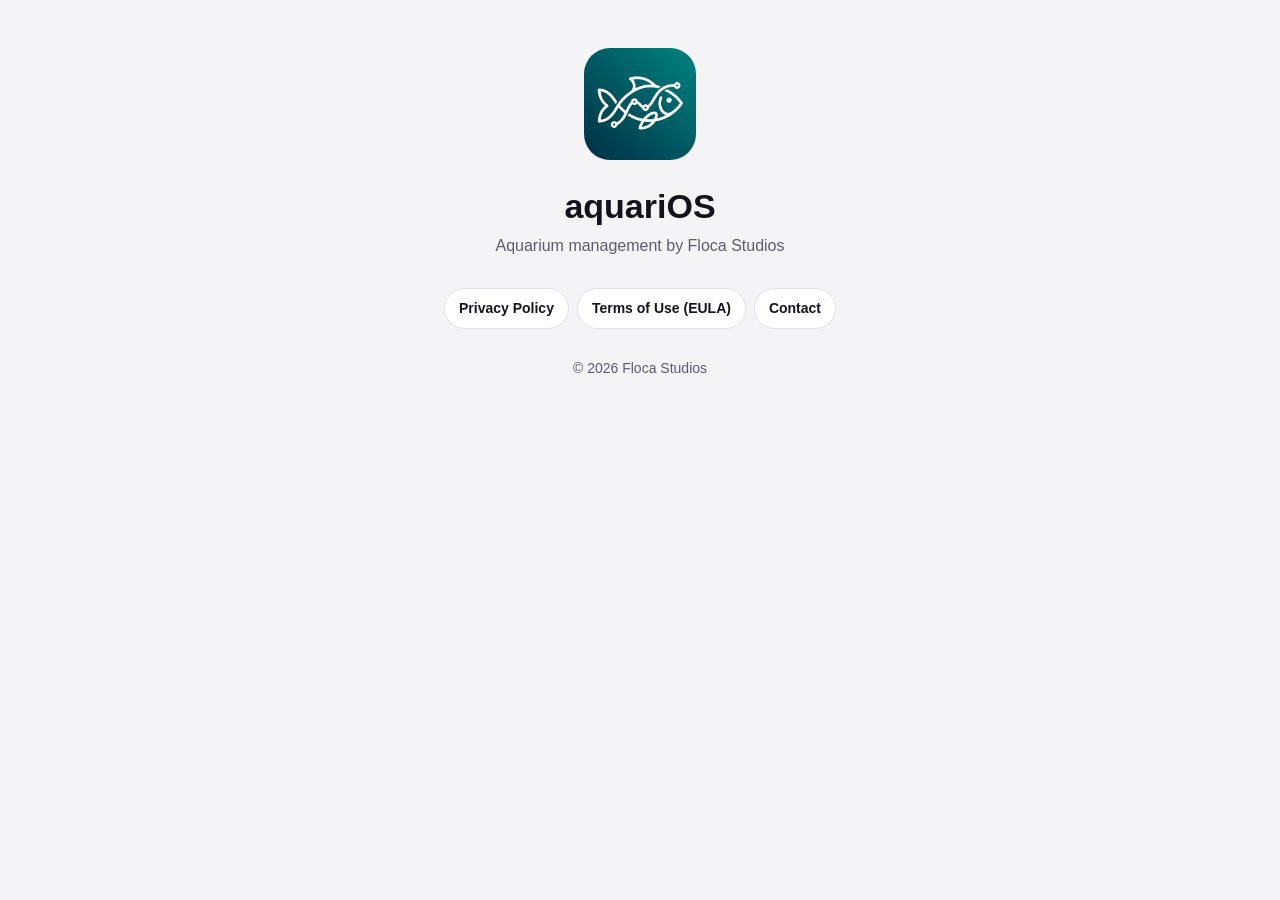
<file: aquarios/index.html>
<!DOCTYPE html>
<html lang="en">
<head>
  <meta charset="UTF-8">
  <meta name="viewport" content="width=device-width, initial-scale=1.0">
  <title>aquariOS - Floca Studios</title>
  <meta name="color-scheme" content="light dark">
  <link rel="stylesheet" href="styles.css">
</head>
<body>
<main class="page hero">
  <img src="icon.png" alt="aquariOS icon">
  <h1>aquariOS</h1>
  <p>Aquarium management by Floca Studios</p>
  <nav class="links" aria-label="Legal pages">
    <a href="privacy-policy.html">Privacy Policy</a>
    <a href="eula.html">Terms of Use (EULA)</a>
    <a href="mailto:floca.studios@gmail.com">Contact</a>
  </nav>
  <footer>© 2026 Floca Studios</footer>
</main>
</body>
</html>
</file>
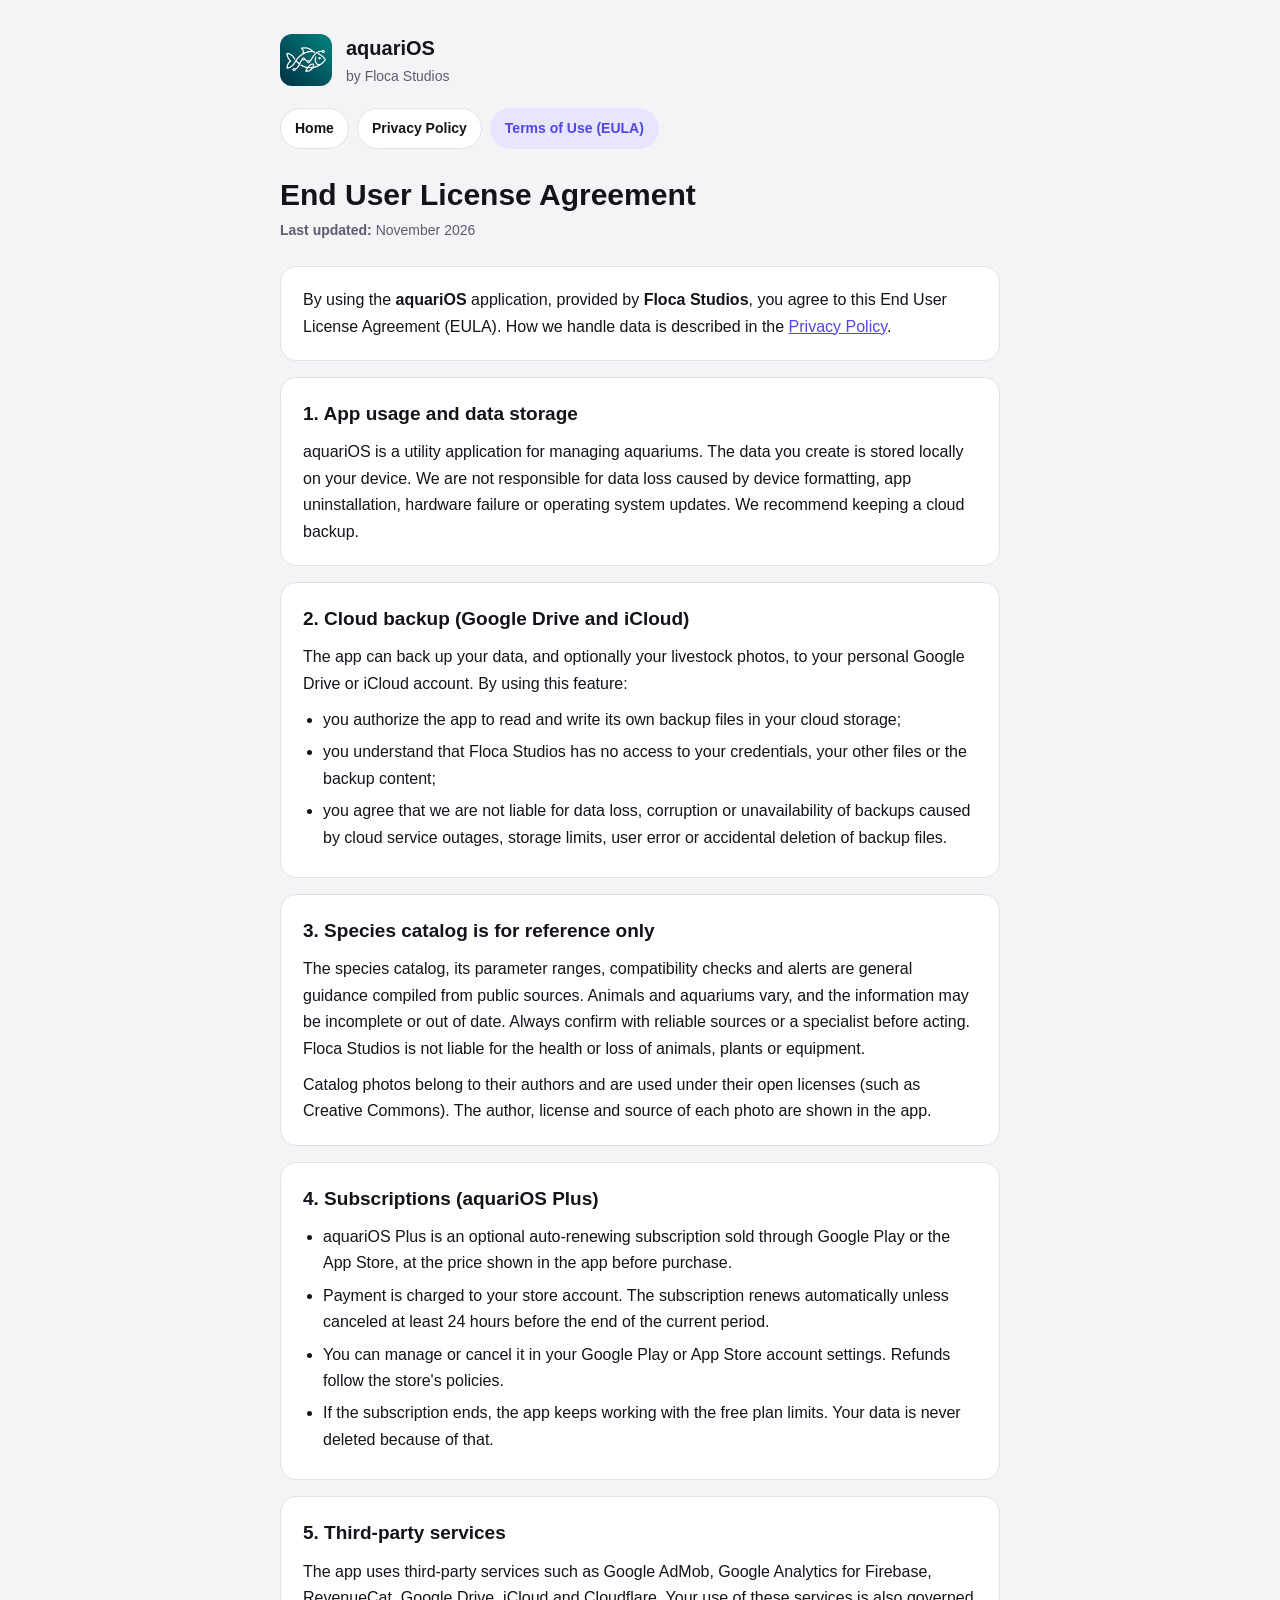
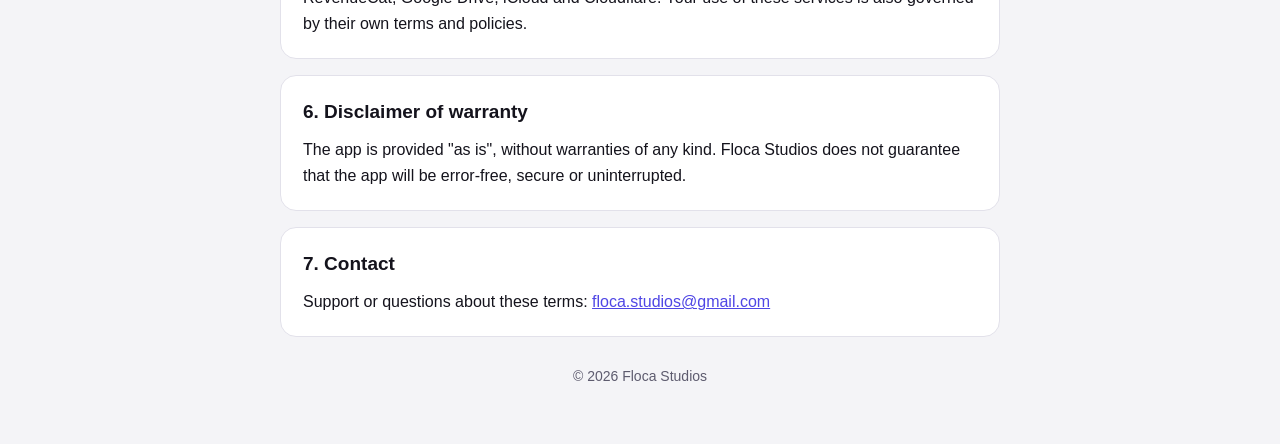
<file: aquarios/eula.html>
<!DOCTYPE html>
<html lang="en">
<head>
  <meta charset="UTF-8">
  <meta name="viewport" content="width=device-width, initial-scale=1.0">
  <title>Terms of Use (EULA) - aquariOS</title>
  <meta name="color-scheme" content="light dark">
  <link rel="stylesheet" href="styles.css">
</head>
<body>
<main class="page">
  <header class="brand">
    <img src="icon.png" alt="aquariOS icon">
    <div><div class="name">aquariOS</div><div class="studio">by Floca Studios</div></div>
  </header>
  <nav class="links" aria-label="Legal pages">
    <a href="index.html">Home</a>
    <a href="privacy-policy.html">Privacy Policy</a>
    <a href="eula.html" aria-current="page">Terms of Use (EULA)</a>
  </nav>

  <h1>End User License Agreement</h1>
  <p class="updated"><strong>Last updated:</strong> November 2026</p>

  <section class="card">
    <p>By using the <strong>aquariOS</strong> application, provided by <strong>Floca Studios</strong>, you agree to this End User License Agreement (EULA). How we handle data is described in the <a href="privacy-policy.html">Privacy Policy</a>.</p>
  </section>

  <section class="card">
    <h2>1. App usage and data storage</h2>
    <p>aquariOS is a utility application for managing aquariums. The data you create is stored locally on your device. We are not responsible for data loss caused by device formatting, app uninstallation, hardware failure or operating system updates. We recommend keeping a cloud backup.</p>
  </section>

  <section class="card">
    <h2>2. Cloud backup (Google Drive and iCloud)</h2>
    <p>The app can back up your data, and optionally your livestock photos, to your personal Google Drive or iCloud account. By using this feature:</p>
    <ul>
      <li>you authorize the app to read and write its own backup files in your cloud storage;</li>
      <li>you understand that Floca Studios has no access to your credentials, your other files or the backup content;</li>
      <li>you agree that we are not liable for data loss, corruption or unavailability of backups caused by cloud service outages, storage limits, user error or accidental deletion of backup files.</li>
    </ul>
  </section>

  <section class="card">
    <h2>3. Species catalog is for reference only</h2>
    <p>The species catalog, its parameter ranges, compatibility checks and alerts are general guidance compiled from public sources. Animals and aquariums vary, and the information may be incomplete or out of date. Always confirm with reliable sources or a specialist before acting. Floca Studios is not liable for the health or loss of animals, plants or equipment.</p>
    <p>Catalog photos belong to their authors and are used under their open licenses (such as Creative Commons). The author, license and source of each photo are shown in the app.</p>
  </section>

  <section class="card">
    <h2>4. Subscriptions (aquariOS Plus)</h2>
    <ul>
      <li>aquariOS Plus is an optional auto-renewing subscription sold through Google Play or the App Store, at the price shown in the app before purchase.</li>
      <li>Payment is charged to your store account. The subscription renews automatically unless canceled at least 24 hours before the end of the current period.</li>
      <li>You can manage or cancel it in your Google Play or App Store account settings. Refunds follow the store's policies.</li>
      <li>If the subscription ends, the app keeps working with the free plan limits. Your data is never deleted because of that.</li>
    </ul>
  </section>

  <section class="card">
    <h2>5. Third-party services</h2>
    <p>The app uses third-party services such as Google AdMob, Google Analytics for Firebase, RevenueCat, Google Drive, iCloud and Cloudflare. Your use of these services is also governed by their own terms and policies.</p>
  </section>

  <section class="card">
    <h2>6. Disclaimer of warranty</h2>
    <p>The app is provided "as is", without warranties of any kind. Floca Studios does not guarantee that the app will be error-free, secure or uninterrupted.</p>
  </section>

  <section class="card">
    <h2>7. Contact</h2>
    <p>Support or questions about these terms: <a href="mailto:floca.studios@gmail.com">floca.studios@gmail.com</a></p>
  </section>

  <footer>© 2026 Floca Studios</footer>
</main>
</body>
</html>
</file>
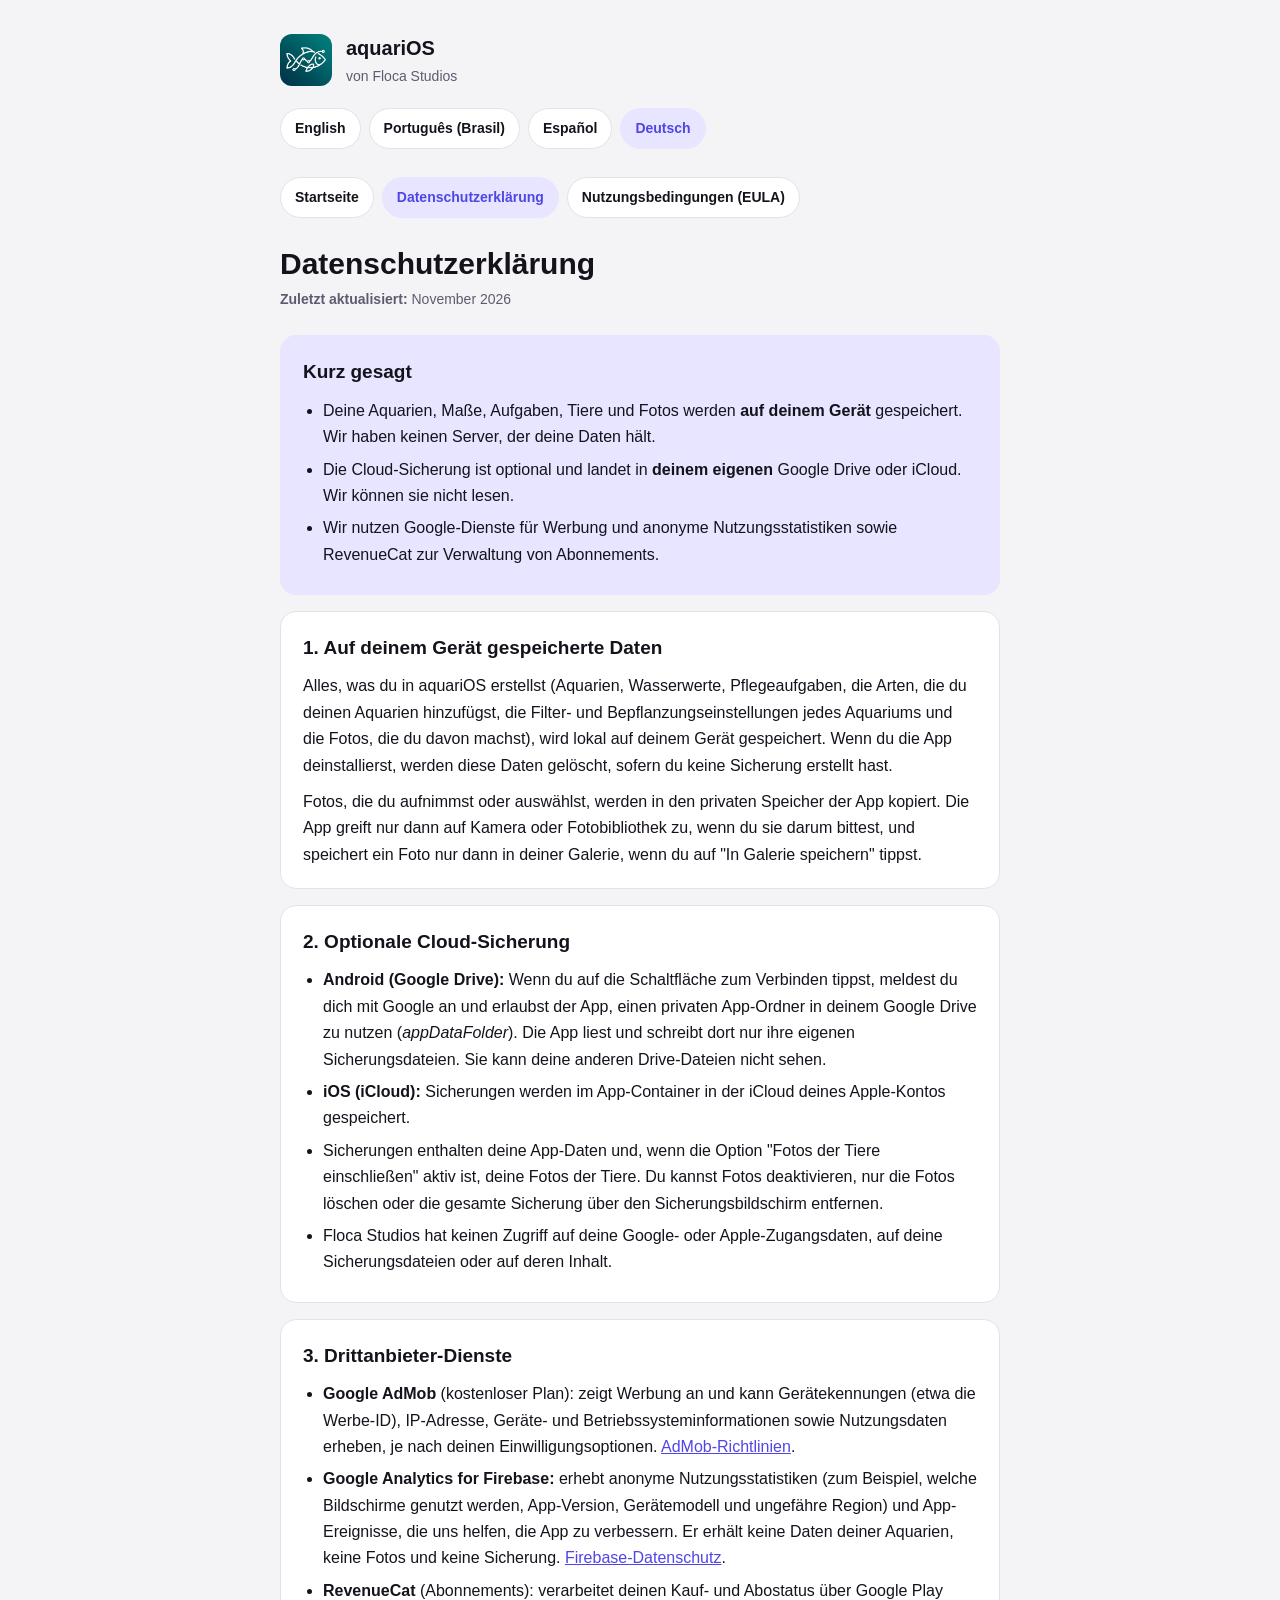
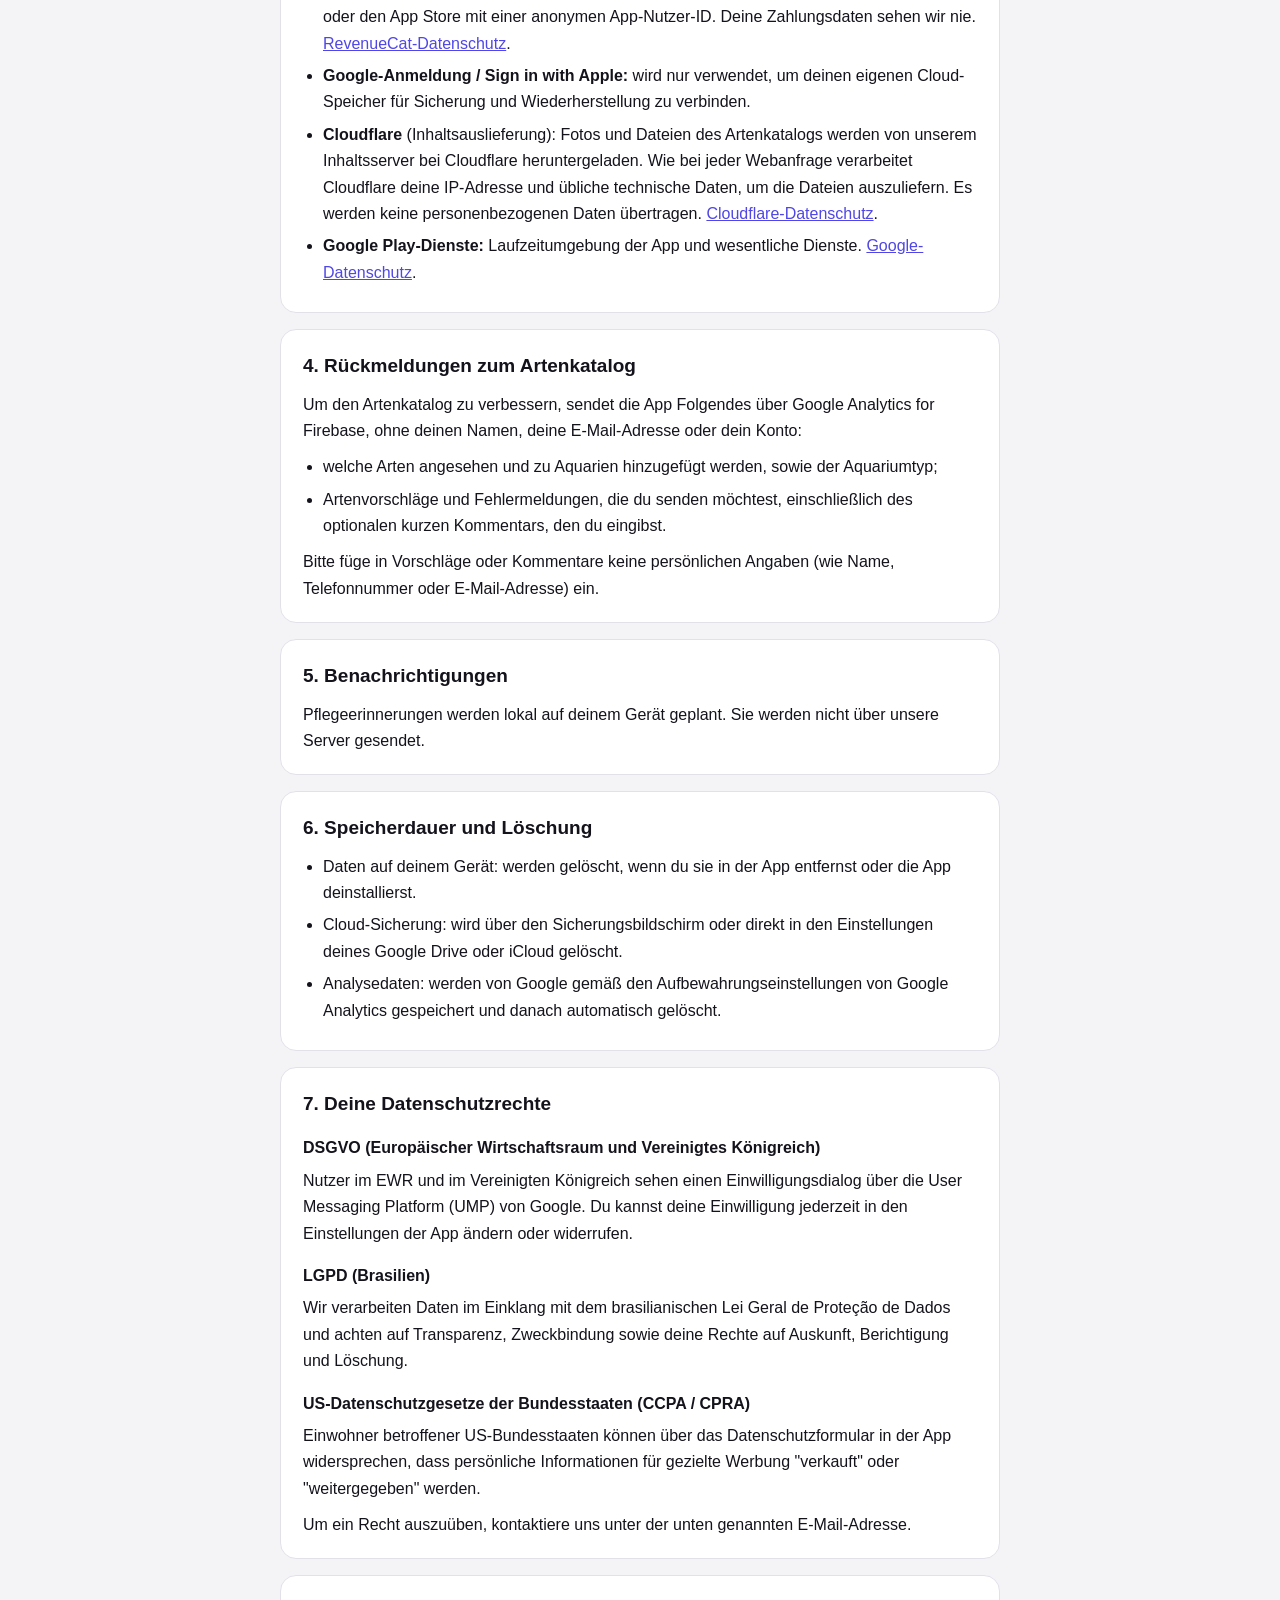
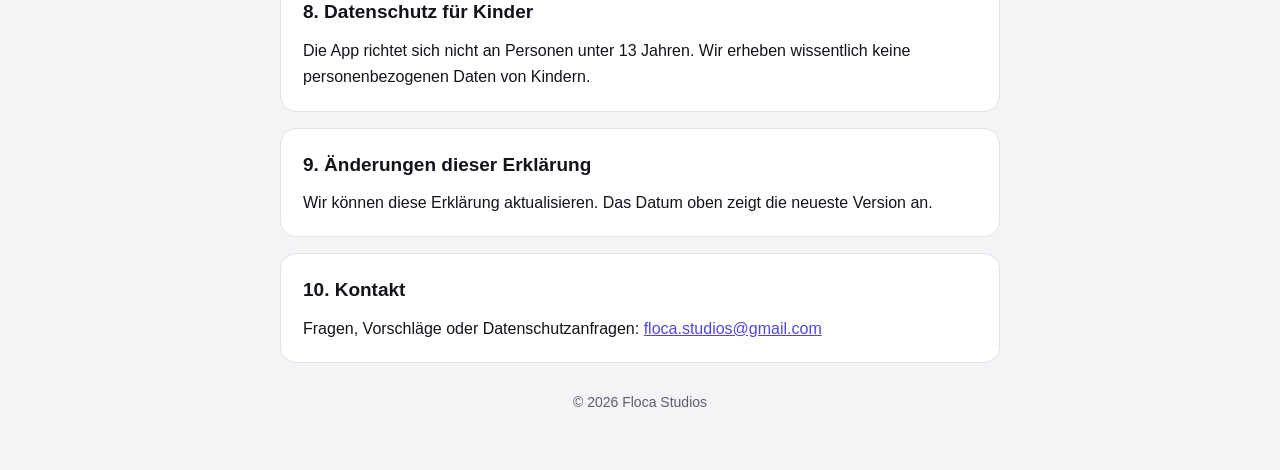
<file: aquarios/privacy-policy-de-DE.html>
<!DOCTYPE html>
<html lang="de-DE">
<head>
  <meta charset="UTF-8">
  <meta name="viewport" content="width=device-width, initial-scale=1.0">
  <title>Datenschutzerklärung - aquariOS</title>
  <meta name="color-scheme" content="light dark">
  <link rel="stylesheet" href="styles.css">
</head>
<body>
<main class="page">
  <header class="brand">
    <img src="icon.png" alt="aquariOS-Symbol">
    <div><div class="name">aquariOS</div><div class="studio">von Floca Studios</div></div>
  </header>
  <nav class="links" aria-label="Sprache">
    <a href="privacy-policy.html" lang="en">English</a>
    <a href="privacy-policy-pt-BR.html" lang="pt-BR">Português (Brasil)</a>
    <a href="privacy-policy-es-ES.html" lang="es-ES">Español</a>
    <a href="privacy-policy-de-DE.html" aria-current="page" lang="de-DE">Deutsch</a>
  </nav>
  <nav class="links" aria-label="Rechtliche Seiten">
    <a href="index.html">Startseite</a>
    <a href="privacy-policy-de-DE.html" aria-current="page">Datenschutzerklärung</a>
    <a href="eula.html">Nutzungsbedingungen (EULA)</a>
  </nav>

  <h1>Datenschutzerklärung</h1>
  <p class="updated"><strong>Zuletzt aktualisiert:</strong> November 2026</p>

  <section class="card summary">
    <h2>Kurz gesagt</h2>
    <ul>
      <li>Deine Aquarien, Maße, Aufgaben, Tiere und Fotos werden <strong>auf deinem Gerät</strong> gespeichert. Wir haben keinen Server, der deine Daten hält.</li>
      <li>Die Cloud-Sicherung ist optional und landet in <strong>deinem eigenen</strong> Google Drive oder iCloud. Wir können sie nicht lesen.</li>
      <li>Wir nutzen Google-Dienste für Werbung und anonyme Nutzungsstatistiken sowie RevenueCat zur Verwaltung von Abonnements.</li>
    </ul>
  </section>

  <section class="card">
    <h2>1. Auf deinem Gerät gespeicherte Daten</h2>
    <p>Alles, was du in aquariOS erstellst (Aquarien, Wasserwerte, Pflegeaufgaben, die Arten, die du deinen Aquarien hinzufügst, die Filter- und Bepflanzungseinstellungen jedes Aquariums und die Fotos, die du davon machst), wird lokal auf deinem Gerät gespeichert. Wenn du die App deinstallierst, werden diese Daten gelöscht, sofern du keine Sicherung erstellt hast.</p>
    <p>Fotos, die du aufnimmst oder auswählst, werden in den privaten Speicher der App kopiert. Die App greift nur dann auf Kamera oder Fotobibliothek zu, wenn du sie darum bittest, und speichert ein Foto nur dann in deiner Galerie, wenn du auf "In Galerie speichern" tippst.</p>
  </section>

  <section class="card">
    <h2>2. Optionale Cloud-Sicherung</h2>
    <ul>
      <li><strong>Android (Google Drive):</strong> Wenn du auf die Schaltfläche zum Verbinden tippst, meldest du dich mit Google an und erlaubst der App, einen privaten App-Ordner in deinem Google Drive zu nutzen (<em>appDataFolder</em>). Die App liest und schreibt dort nur ihre eigenen Sicherungsdateien. Sie kann deine anderen Drive-Dateien nicht sehen.</li>
      <li><strong>iOS (iCloud):</strong> Sicherungen werden im App-Container in der iCloud deines Apple-Kontos gespeichert.</li>
      <li>Sicherungen enthalten deine App-Daten und, wenn die Option "Fotos der Tiere einschließen" aktiv ist, deine Fotos der Tiere. Du kannst Fotos deaktivieren, nur die Fotos löschen oder die gesamte Sicherung über den Sicherungsbildschirm entfernen.</li>
      <li>Floca Studios hat keinen Zugriff auf deine Google- oder Apple-Zugangsdaten, auf deine Sicherungsdateien oder auf deren Inhalt.</li>
    </ul>
  </section>

  <section class="card">
    <h2>3. Drittanbieter-Dienste</h2>
    <ul>
      <li><strong>Google AdMob</strong> (kostenloser Plan): zeigt Werbung an und kann Gerätekennungen (etwa die Werbe-ID), IP-Adresse, Geräte- und Betriebssysteminformationen sowie Nutzungsdaten erheben, je nach deinen Einwilligungsoptionen. <a href="https://support.google.com/admob/answer/6128543" target="_blank" rel="noopener">AdMob-Richtlinien</a>.</li>
      <li><strong>Google Analytics for Firebase:</strong> erhebt anonyme Nutzungsstatistiken (zum Beispiel, welche Bildschirme genutzt werden, App-Version, Gerätemodell und ungefähre Region) und App-Ereignisse, die uns helfen, die App zu verbessern. Er erhält keine Daten deiner Aquarien, keine Fotos und keine Sicherung. <a href="https://firebase.google.com/support/privacy" target="_blank" rel="noopener">Firebase-Datenschutz</a>.</li>
      <li><strong>RevenueCat</strong> (Abonnements): verarbeitet deinen Kauf- und Abostatus über Google Play oder den App Store mit einer anonymen App-Nutzer-ID. Deine Zahlungsdaten sehen wir nie. <a href="https://www.revenuecat.com/privacy" target="_blank" rel="noopener">RevenueCat-Datenschutz</a>.</li>
      <li><strong>Google-Anmeldung / Sign in with Apple:</strong> wird nur verwendet, um deinen eigenen Cloud-Speicher für Sicherung und Wiederherstellung zu verbinden.</li>
      <li><strong>Cloudflare</strong> (Inhaltsauslieferung): Fotos und Dateien des Artenkatalogs werden von unserem Inhaltsserver bei Cloudflare heruntergeladen. Wie bei jeder Webanfrage verarbeitet Cloudflare deine IP-Adresse und übliche technische Daten, um die Dateien auszuliefern. Es werden keine personenbezogenen Daten übertragen. <a href="https://www.cloudflare.com/privacypolicy/" target="_blank" rel="noopener">Cloudflare-Datenschutz</a>.</li>
      <li><strong>Google Play-Dienste:</strong> Laufzeitumgebung der App und wesentliche Dienste. <a href="https://policies.google.com/privacy" target="_blank" rel="noopener">Google-Datenschutz</a>.</li>
    </ul>
  </section>

  <section class="card">
    <h2>4. Rückmeldungen zum Artenkatalog</h2>
    <p>Um den Artenkatalog zu verbessern, sendet die App Folgendes über Google Analytics for Firebase, ohne deinen Namen, deine E-Mail-Adresse oder dein Konto:</p>
    <ul>
      <li>welche Arten angesehen und zu Aquarien hinzugefügt werden, sowie der Aquariumtyp;</li>
      <li>Artenvorschläge und Fehlermeldungen, die du senden möchtest, einschließlich des optionalen kurzen Kommentars, den du eingibst.</li>
    </ul>
    <p>Bitte füge in Vorschläge oder Kommentare keine persönlichen Angaben (wie Name, Telefonnummer oder E-Mail-Adresse) ein.</p>
  </section>

  <section class="card">
    <h2>5. Benachrichtigungen</h2>
    <p>Pflegeerinnerungen werden lokal auf deinem Gerät geplant. Sie werden nicht über unsere Server gesendet.</p>
  </section>

  <section class="card">
    <h2>6. Speicherdauer und Löschung</h2>
    <ul>
      <li>Daten auf deinem Gerät: werden gelöscht, wenn du sie in der App entfernst oder die App deinstallierst.</li>
      <li>Cloud-Sicherung: wird über den Sicherungsbildschirm oder direkt in den Einstellungen deines Google Drive oder iCloud gelöscht.</li>
      <li>Analysedaten: werden von Google gemäß den Aufbewahrungseinstellungen von Google Analytics gespeichert und danach automatisch gelöscht.</li>
    </ul>
  </section>

  <section class="card">
    <h2>7. Deine Datenschutzrechte</h2>
    <h3>DSGVO (Europäischer Wirtschaftsraum und Vereinigtes Königreich)</h3>
    <p>Nutzer im EWR und im Vereinigten Königreich sehen einen Einwilligungsdialog über die User Messaging Platform (UMP) von Google. Du kannst deine Einwilligung jederzeit in den Einstellungen der App ändern oder widerrufen.</p>
    <h3>LGPD (Brasilien)</h3>
    <p>Wir verarbeiten Daten im Einklang mit dem brasilianischen Lei Geral de Proteção de Dados und achten auf Transparenz, Zweckbindung sowie deine Rechte auf Auskunft, Berichtigung und Löschung.</p>
    <h3>US-Datenschutzgesetze der Bundesstaaten (CCPA / CPRA)</h3>
    <p>Einwohner betroffener US-Bundesstaaten können über das Datenschutzformular in der App widersprechen, dass persönliche Informationen für gezielte Werbung "verkauft" oder "weitergegeben" werden.</p>
    <p>Um ein Recht auszuüben, kontaktiere uns unter der unten genannten E-Mail-Adresse.</p>
  </section>

  <section class="card">
    <h2>8. Datenschutz für Kinder</h2>
    <p>Die App richtet sich nicht an Personen unter 13 Jahren. Wir erheben wissentlich keine personenbezogenen Daten von Kindern.</p>
  </section>

  <section class="card">
    <h2>9. Änderungen dieser Erklärung</h2>
    <p>Wir können diese Erklärung aktualisieren. Das Datum oben zeigt die neueste Version an.</p>
  </section>

  <section class="card">
    <h2>10. Kontakt</h2>
    <p>Fragen, Vorschläge oder Datenschutzanfragen: <a href="mailto:floca.studios@gmail.com">floca.studios@gmail.com</a></p>
  </section>

  <footer>© 2026 Floca Studios</footer>
</main>
</body>
</html>
</file>
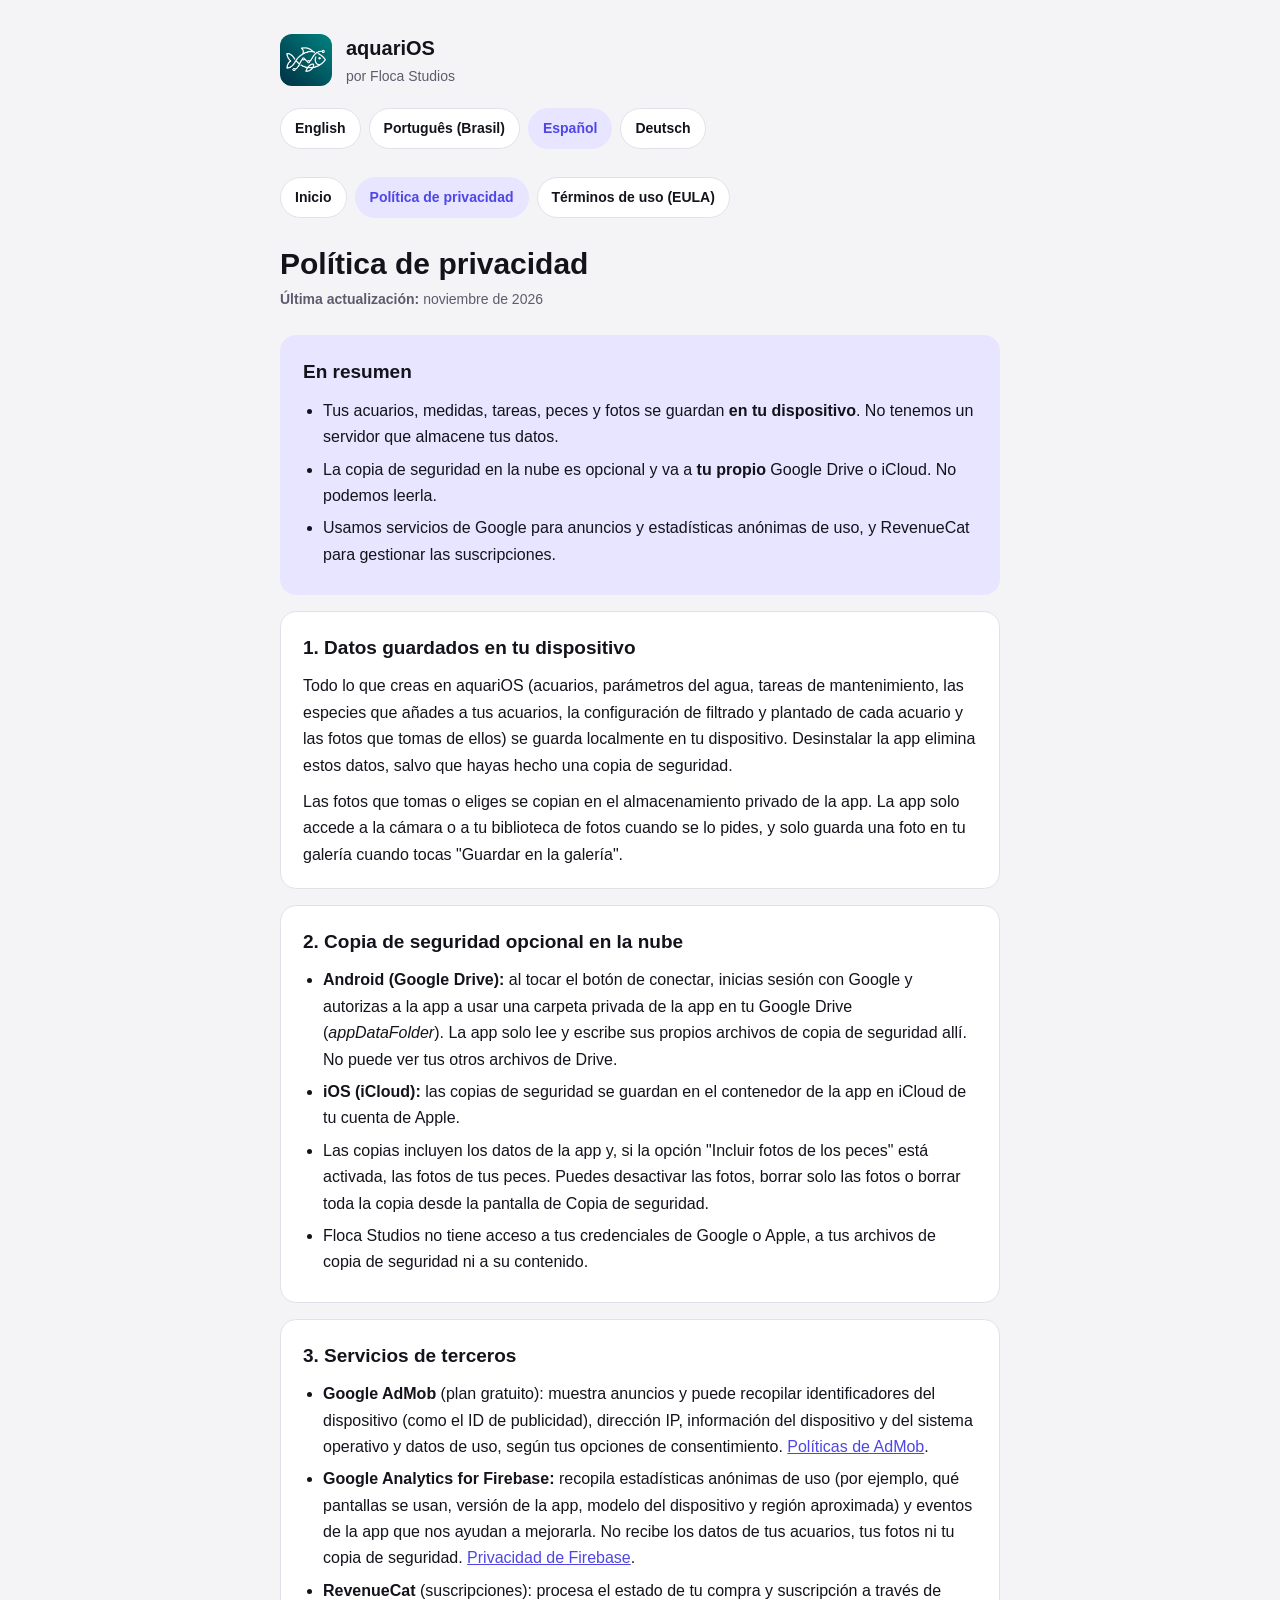
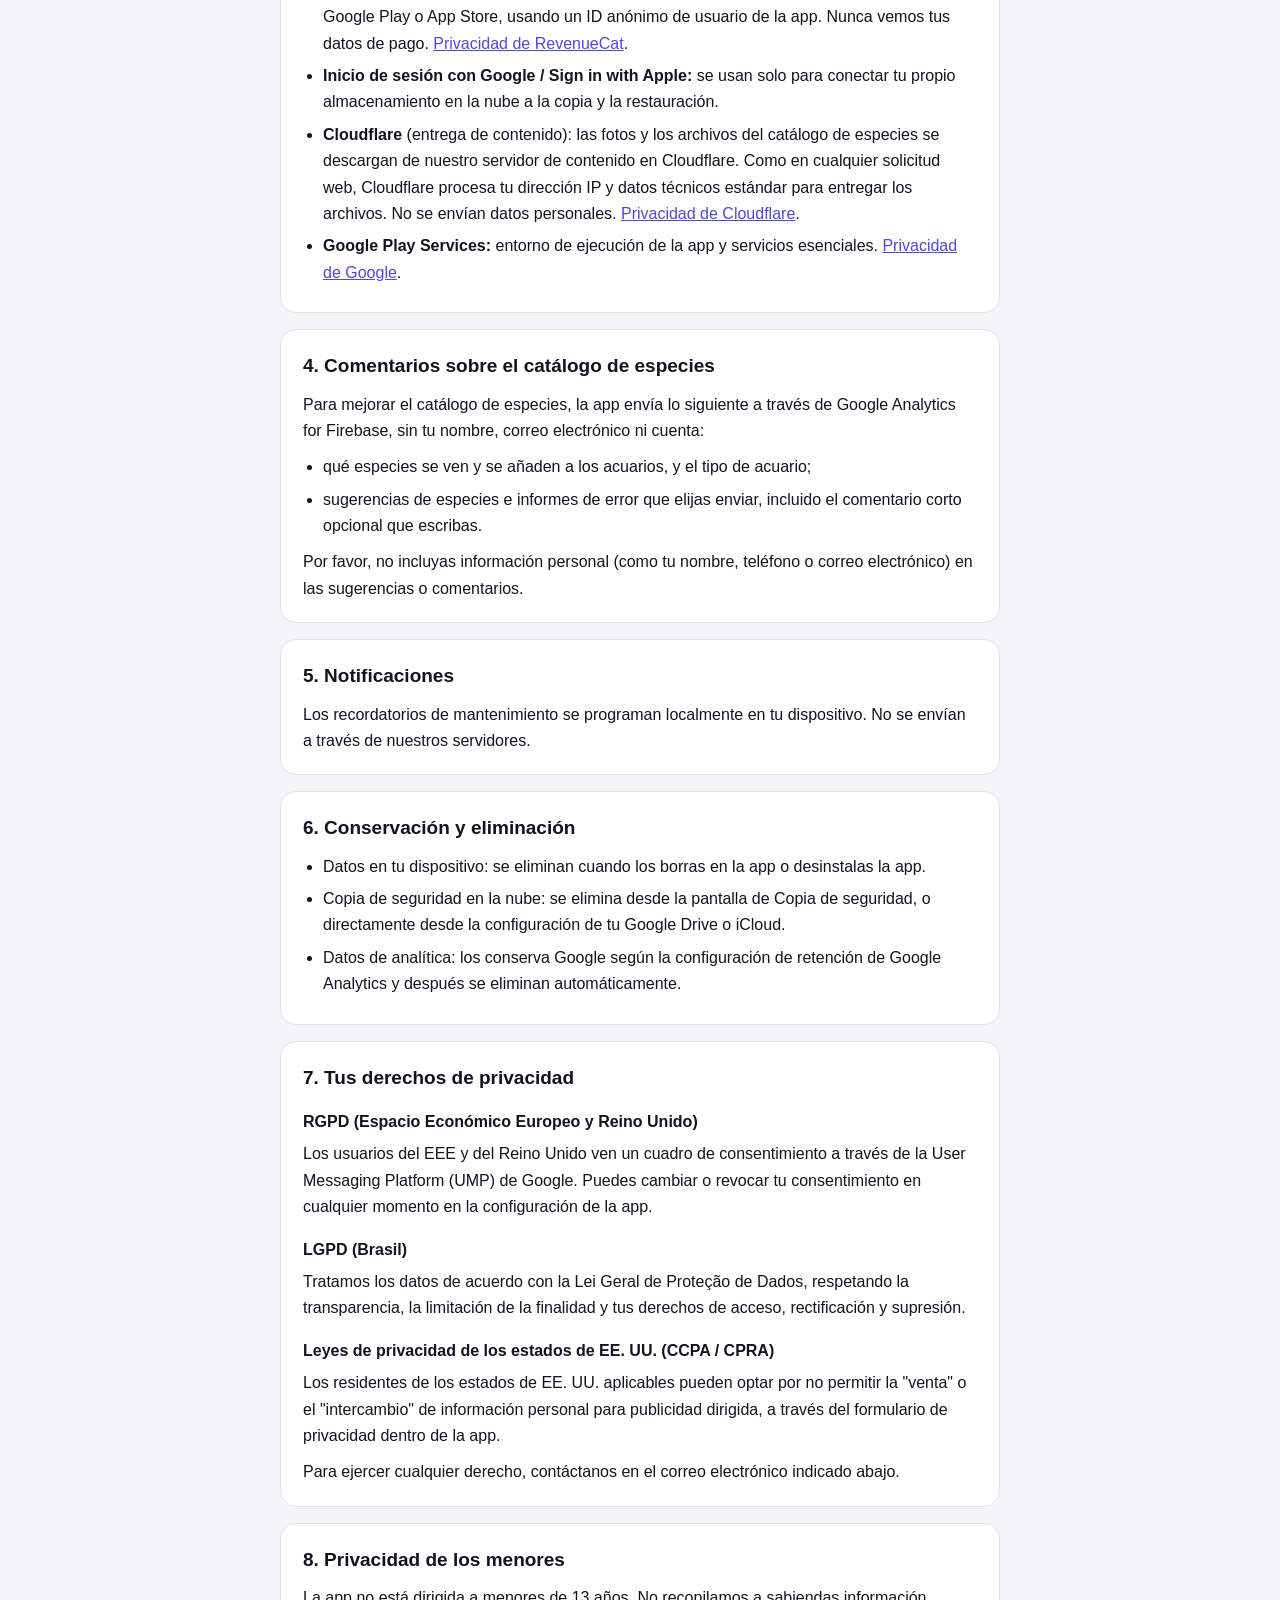
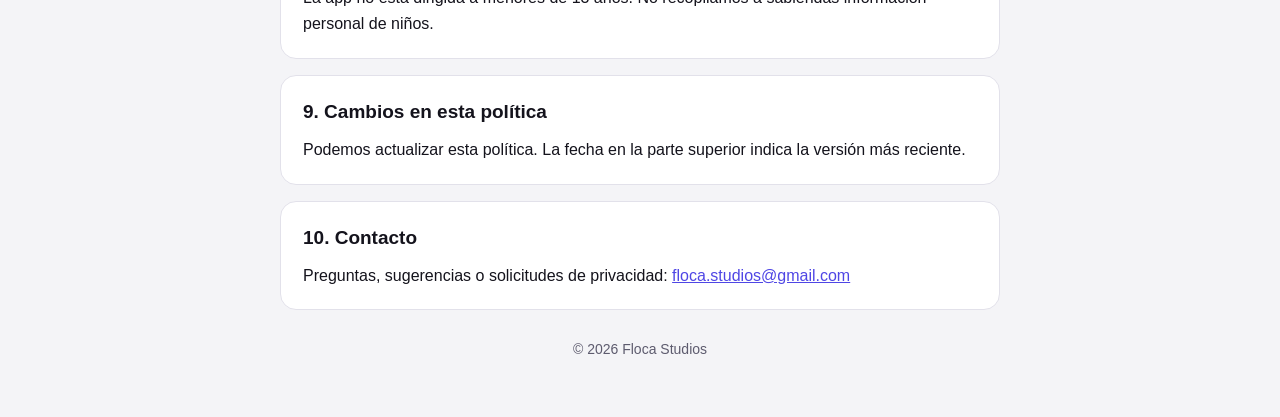
<file: aquarios/privacy-policy-es-ES.html>
<!DOCTYPE html>
<html lang="es-ES">
<head>
  <meta charset="UTF-8">
  <meta name="viewport" content="width=device-width, initial-scale=1.0">
  <title>Política de privacidad - aquariOS</title>
  <meta name="color-scheme" content="light dark">
  <link rel="stylesheet" href="styles.css">
</head>
<body>
<main class="page">
  <header class="brand">
    <img src="icon.png" alt="Icono de aquariOS">
    <div><div class="name">aquariOS</div><div class="studio">por Floca Studios</div></div>
  </header>
  <nav class="links" aria-label="Idioma">
    <a href="privacy-policy.html" lang="en">English</a>
    <a href="privacy-policy-pt-BR.html" lang="pt-BR">Português (Brasil)</a>
    <a href="privacy-policy-es-ES.html" aria-current="page" lang="es-ES">Español</a>
    <a href="privacy-policy-de-DE.html" lang="de-DE">Deutsch</a>
  </nav>
  <nav class="links" aria-label="Páginas legales">
    <a href="index.html">Inicio</a>
    <a href="privacy-policy-es-ES.html" aria-current="page">Política de privacidad</a>
    <a href="eula.html">Términos de uso (EULA)</a>
  </nav>

  <h1>Política de privacidad</h1>
  <p class="updated"><strong>Última actualización:</strong> noviembre de 2026</p>

  <section class="card summary">
    <h2>En resumen</h2>
    <ul>
      <li>Tus acuarios, medidas, tareas, peces y fotos se guardan <strong>en tu dispositivo</strong>. No tenemos un servidor que almacene tus datos.</li>
      <li>La copia de seguridad en la nube es opcional y va a <strong>tu propio</strong> Google Drive o iCloud. No podemos leerla.</li>
      <li>Usamos servicios de Google para anuncios y estadísticas anónimas de uso, y RevenueCat para gestionar las suscripciones.</li>
    </ul>
  </section>

  <section class="card">
    <h2>1. Datos guardados en tu dispositivo</h2>
    <p>Todo lo que creas en aquariOS (acuarios, parámetros del agua, tareas de mantenimiento, las especies que añades a tus acuarios, la configuración de filtrado y plantado de cada acuario y las fotos que tomas de ellos) se guarda localmente en tu dispositivo. Desinstalar la app elimina estos datos, salvo que hayas hecho una copia de seguridad.</p>
    <p>Las fotos que tomas o eliges se copian en el almacenamiento privado de la app. La app solo accede a la cámara o a tu biblioteca de fotos cuando se lo pides, y solo guarda una foto en tu galería cuando tocas "Guardar en la galería".</p>
  </section>

  <section class="card">
    <h2>2. Copia de seguridad opcional en la nube</h2>
    <ul>
      <li><strong>Android (Google Drive):</strong> al tocar el botón de conectar, inicias sesión con Google y autorizas a la app a usar una carpeta privada de la app en tu Google Drive (<em>appDataFolder</em>). La app solo lee y escribe sus propios archivos de copia de seguridad allí. No puede ver tus otros archivos de Drive.</li>
      <li><strong>iOS (iCloud):</strong> las copias de seguridad se guardan en el contenedor de la app en iCloud de tu cuenta de Apple.</li>
      <li>Las copias incluyen los datos de la app y, si la opción "Incluir fotos de los peces" está activada, las fotos de tus peces. Puedes desactivar las fotos, borrar solo las fotos o borrar toda la copia desde la pantalla de Copia de seguridad.</li>
      <li>Floca Studios no tiene acceso a tus credenciales de Google o Apple, a tus archivos de copia de seguridad ni a su contenido.</li>
    </ul>
  </section>

  <section class="card">
    <h2>3. Servicios de terceros</h2>
    <ul>
      <li><strong>Google AdMob</strong> (plan gratuito): muestra anuncios y puede recopilar identificadores del dispositivo (como el ID de publicidad), dirección IP, información del dispositivo y del sistema operativo y datos de uso, según tus opciones de consentimiento. <a href="https://support.google.com/admob/answer/6128543" target="_blank" rel="noopener">Políticas de AdMob</a>.</li>
      <li><strong>Google Analytics for Firebase:</strong> recopila estadísticas anónimas de uso (por ejemplo, qué pantallas se usan, versión de la app, modelo del dispositivo y región aproximada) y eventos de la app que nos ayudan a mejorarla. No recibe los datos de tus acuarios, tus fotos ni tu copia de seguridad. <a href="https://firebase.google.com/support/privacy" target="_blank" rel="noopener">Privacidad de Firebase</a>.</li>
      <li><strong>RevenueCat</strong> (suscripciones): procesa el estado de tu compra y suscripción a través de Google Play o App Store, usando un ID anónimo de usuario de la app. Nunca vemos tus datos de pago. <a href="https://www.revenuecat.com/privacy" target="_blank" rel="noopener">Privacidad de RevenueCat</a>.</li>
      <li><strong>Inicio de sesión con Google / Sign in with Apple:</strong> se usan solo para conectar tu propio almacenamiento en la nube a la copia y la restauración.</li>
      <li><strong>Cloudflare</strong> (entrega de contenido): las fotos y los archivos del catálogo de especies se descargan de nuestro servidor de contenido en Cloudflare. Como en cualquier solicitud web, Cloudflare procesa tu dirección IP y datos técnicos estándar para entregar los archivos. No se envían datos personales. <a href="https://www.cloudflare.com/privacypolicy/" target="_blank" rel="noopener">Privacidad de Cloudflare</a>.</li>
      <li><strong>Google Play Services:</strong> entorno de ejecución de la app y servicios esenciales. <a href="https://policies.google.com/privacy" target="_blank" rel="noopener">Privacidad de Google</a>.</li>
    </ul>
  </section>

  <section class="card">
    <h2>4. Comentarios sobre el catálogo de especies</h2>
    <p>Para mejorar el catálogo de especies, la app envía lo siguiente a través de Google Analytics for Firebase, sin tu nombre, correo electrónico ni cuenta:</p>
    <ul>
      <li>qué especies se ven y se añaden a los acuarios, y el tipo de acuario;</li>
      <li>sugerencias de especies e informes de error que elijas enviar, incluido el comentario corto opcional que escribas.</li>
    </ul>
    <p>Por favor, no incluyas información personal (como tu nombre, teléfono o correo electrónico) en las sugerencias o comentarios.</p>
  </section>

  <section class="card">
    <h2>5. Notificaciones</h2>
    <p>Los recordatorios de mantenimiento se programan localmente en tu dispositivo. No se envían a través de nuestros servidores.</p>
  </section>

  <section class="card">
    <h2>6. Conservación y eliminación</h2>
    <ul>
      <li>Datos en tu dispositivo: se eliminan cuando los borras en la app o desinstalas la app.</li>
      <li>Copia de seguridad en la nube: se elimina desde la pantalla de Copia de seguridad, o directamente desde la configuración de tu Google Drive o iCloud.</li>
      <li>Datos de analítica: los conserva Google según la configuración de retención de Google Analytics y después se eliminan automáticamente.</li>
    </ul>
  </section>

  <section class="card">
    <h2>7. Tus derechos de privacidad</h2>
    <h3>RGPD (Espacio Económico Europeo y Reino Unido)</h3>
    <p>Los usuarios del EEE y del Reino Unido ven un cuadro de consentimiento a través de la User Messaging Platform (UMP) de Google. Puedes cambiar o revocar tu consentimiento en cualquier momento en la configuración de la app.</p>
    <h3>LGPD (Brasil)</h3>
    <p>Tratamos los datos de acuerdo con la Lei Geral de Proteção de Dados, respetando la transparencia, la limitación de la finalidad y tus derechos de acceso, rectificación y supresión.</p>
    <h3>Leyes de privacidad de los estados de EE. UU. (CCPA / CPRA)</h3>
    <p>Los residentes de los estados de EE. UU. aplicables pueden optar por no permitir la "venta" o el "intercambio" de información personal para publicidad dirigida, a través del formulario de privacidad dentro de la app.</p>
    <p>Para ejercer cualquier derecho, contáctanos en el correo electrónico indicado abajo.</p>
  </section>

  <section class="card">
    <h2>8. Privacidad de los menores</h2>
    <p>La app no está dirigida a menores de 13 años. No recopilamos a sabiendas información personal de niños.</p>
  </section>

  <section class="card">
    <h2>9. Cambios en esta política</h2>
    <p>Podemos actualizar esta política. La fecha en la parte superior indica la versión más reciente.</p>
  </section>

  <section class="card">
    <h2>10. Contacto</h2>
    <p>Preguntas, sugerencias o solicitudes de privacidad: <a href="mailto:floca.studios@gmail.com">floca.studios@gmail.com</a></p>
  </section>

  <footer>© 2026 Floca Studios</footer>
</main>
</body>
</html>
</file>
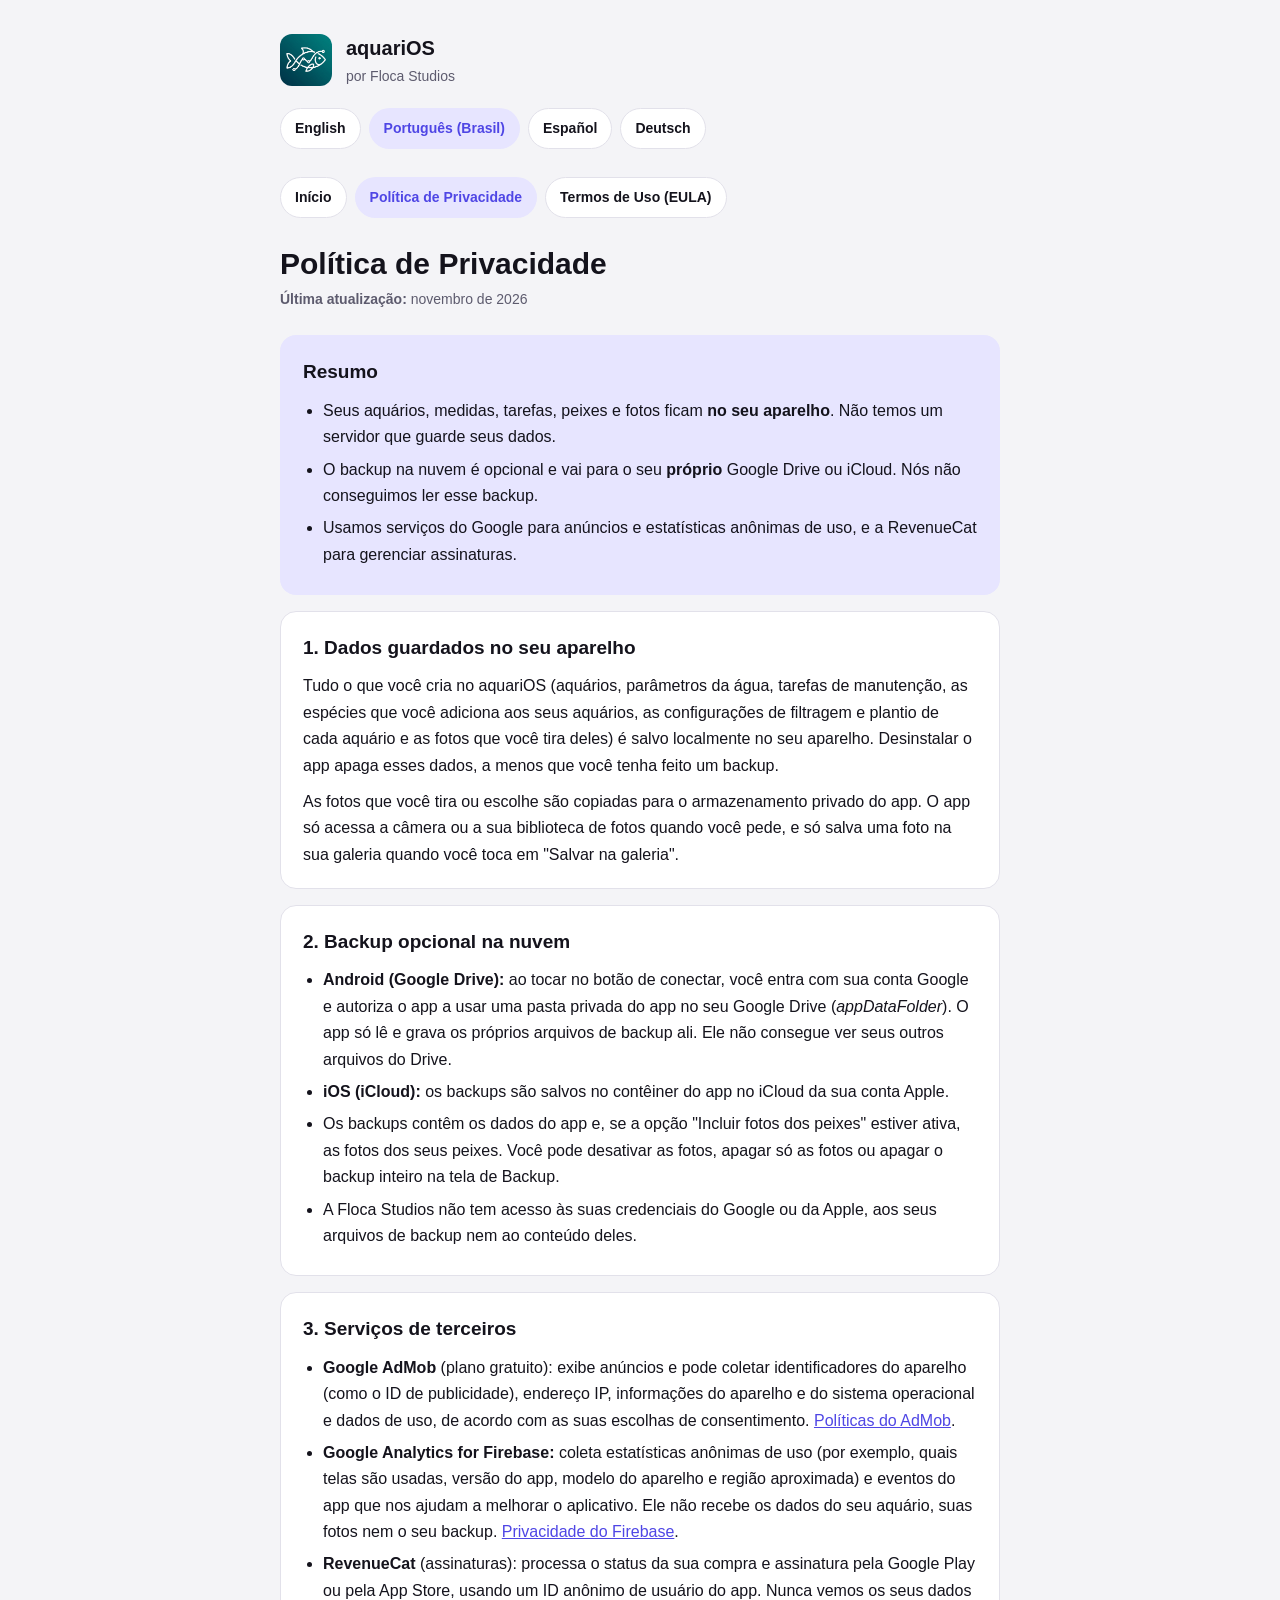
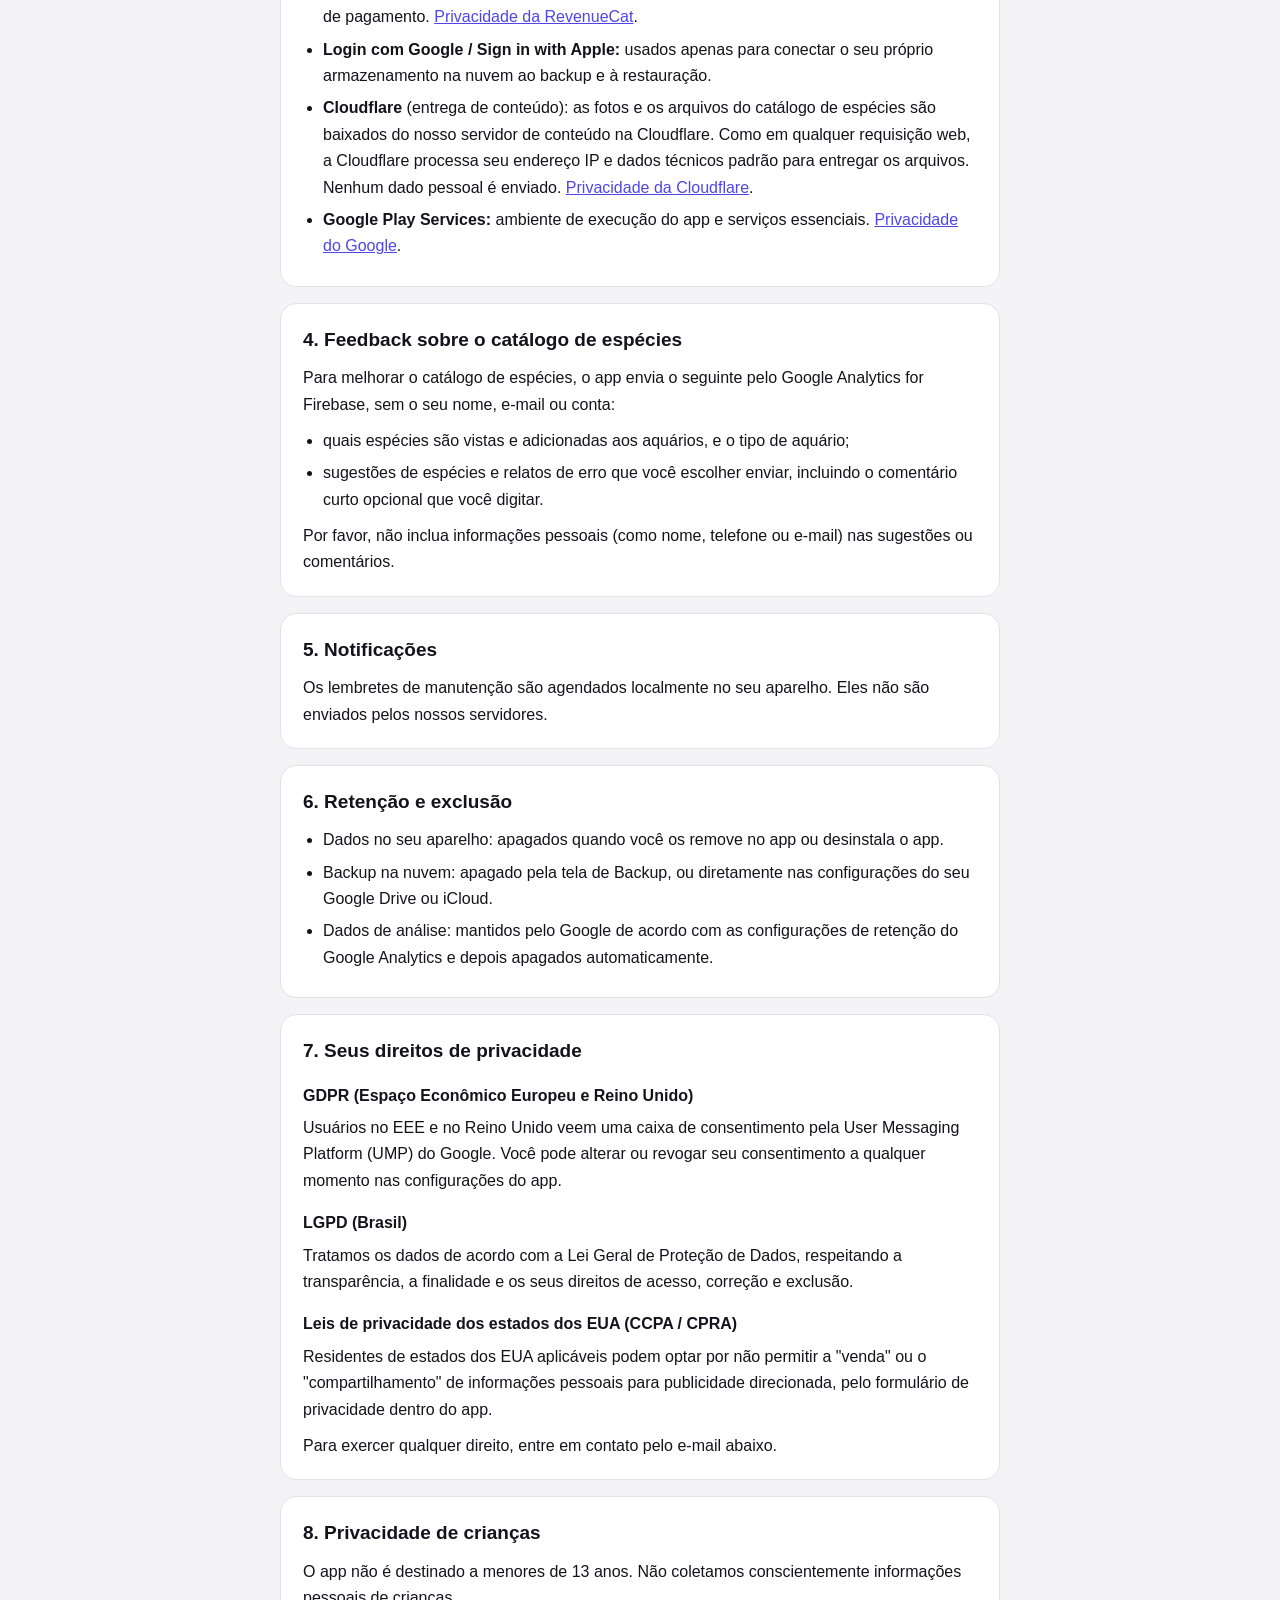
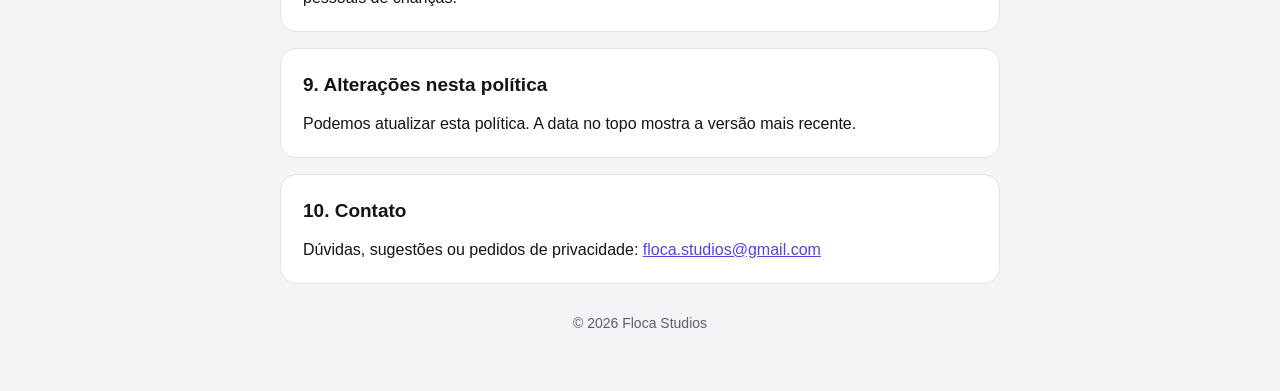
<file: aquarios/privacy-policy-pt-BR.html>
<!DOCTYPE html>
<html lang="pt-BR">
<head>
  <meta charset="UTF-8">
  <meta name="viewport" content="width=device-width, initial-scale=1.0">
  <title>Política de Privacidade - aquariOS</title>
  <meta name="color-scheme" content="light dark">
  <link rel="stylesheet" href="styles.css">
</head>
<body>
<main class="page">
  <header class="brand">
    <img src="icon.png" alt="Ícone do aquariOS">
    <div><div class="name">aquariOS</div><div class="studio">por Floca Studios</div></div>
  </header>
  <nav class="links" aria-label="Idioma">
    <a href="privacy-policy.html" lang="en">English</a>
    <a href="privacy-policy-pt-BR.html" aria-current="page" lang="pt-BR">Português (Brasil)</a>
    <a href="privacy-policy-es-ES.html" lang="es-ES">Español</a>
    <a href="privacy-policy-de-DE.html" lang="de-DE">Deutsch</a>
  </nav>
  <nav class="links" aria-label="Páginas legais">
    <a href="index.html">Início</a>
    <a href="privacy-policy-pt-BR.html" aria-current="page">Política de Privacidade</a>
    <a href="eula.html">Termos de Uso (EULA)</a>
  </nav>

  <h1>Política de Privacidade</h1>
  <p class="updated"><strong>Última atualização:</strong> novembro de 2026</p>

  <section class="card summary">
    <h2>Resumo</h2>
    <ul>
      <li>Seus aquários, medidas, tarefas, peixes e fotos ficam <strong>no seu aparelho</strong>. Não temos um servidor que guarde seus dados.</li>
      <li>O backup na nuvem é opcional e vai para o seu <strong>próprio</strong> Google Drive ou iCloud. Nós não conseguimos ler esse backup.</li>
      <li>Usamos serviços do Google para anúncios e estatísticas anônimas de uso, e a RevenueCat para gerenciar assinaturas.</li>
    </ul>
  </section>

  <section class="card">
    <h2>1. Dados guardados no seu aparelho</h2>
    <p>Tudo o que você cria no aquariOS (aquários, parâmetros da água, tarefas de manutenção, as espécies que você adiciona aos seus aquários, as configurações de filtragem e plantio de cada aquário e as fotos que você tira deles) é salvo localmente no seu aparelho. Desinstalar o app apaga esses dados, a menos que você tenha feito um backup.</p>
    <p>As fotos que você tira ou escolhe são copiadas para o armazenamento privado do app. O app só acessa a câmera ou a sua biblioteca de fotos quando você pede, e só salva uma foto na sua galeria quando você toca em "Salvar na galeria".</p>
  </section>

  <section class="card">
    <h2>2. Backup opcional na nuvem</h2>
    <ul>
      <li><strong>Android (Google Drive):</strong> ao tocar no botão de conectar, você entra com sua conta Google e autoriza o app a usar uma pasta privada do app no seu Google Drive (<em>appDataFolder</em>). O app só lê e grava os próprios arquivos de backup ali. Ele não consegue ver seus outros arquivos do Drive.</li>
      <li><strong>iOS (iCloud):</strong> os backups são salvos no contêiner do app no iCloud da sua conta Apple.</li>
      <li>Os backups contêm os dados do app e, se a opção "Incluir fotos dos peixes" estiver ativa, as fotos dos seus peixes. Você pode desativar as fotos, apagar só as fotos ou apagar o backup inteiro na tela de Backup.</li>
      <li>A Floca Studios não tem acesso às suas credenciais do Google ou da Apple, aos seus arquivos de backup nem ao conteúdo deles.</li>
    </ul>
  </section>

  <section class="card">
    <h2>3. Serviços de terceiros</h2>
    <ul>
      <li><strong>Google AdMob</strong> (plano gratuito): exibe anúncios e pode coletar identificadores do aparelho (como o ID de publicidade), endereço IP, informações do aparelho e do sistema operacional e dados de uso, de acordo com as suas escolhas de consentimento. <a href="https://support.google.com/admob/answer/6128543" target="_blank" rel="noopener">Políticas do AdMob</a>.</li>
      <li><strong>Google Analytics for Firebase:</strong> coleta estatísticas anônimas de uso (por exemplo, quais telas são usadas, versão do app, modelo do aparelho e região aproximada) e eventos do app que nos ajudam a melhorar o aplicativo. Ele não recebe os dados do seu aquário, suas fotos nem o seu backup. <a href="https://firebase.google.com/support/privacy" target="_blank" rel="noopener">Privacidade do Firebase</a>.</li>
      <li><strong>RevenueCat</strong> (assinaturas): processa o status da sua compra e assinatura pela Google Play ou pela App Store, usando um ID anônimo de usuário do app. Nunca vemos os seus dados de pagamento. <a href="https://www.revenuecat.com/privacy" target="_blank" rel="noopener">Privacidade da RevenueCat</a>.</li>
      <li><strong>Login com Google / Sign in with Apple:</strong> usados apenas para conectar o seu próprio armazenamento na nuvem ao backup e à restauração.</li>
      <li><strong>Cloudflare</strong> (entrega de conteúdo): as fotos e os arquivos do catálogo de espécies são baixados do nosso servidor de conteúdo na Cloudflare. Como em qualquer requisição web, a Cloudflare processa seu endereço IP e dados técnicos padrão para entregar os arquivos. Nenhum dado pessoal é enviado. <a href="https://www.cloudflare.com/privacypolicy/" target="_blank" rel="noopener">Privacidade da Cloudflare</a>.</li>
      <li><strong>Google Play Services:</strong> ambiente de execução do app e serviços essenciais. <a href="https://policies.google.com/privacy" target="_blank" rel="noopener">Privacidade do Google</a>.</li>
    </ul>
  </section>

  <section class="card">
    <h2>4. Feedback sobre o catálogo de espécies</h2>
    <p>Para melhorar o catálogo de espécies, o app envia o seguinte pelo Google Analytics for Firebase, sem o seu nome, e-mail ou conta:</p>
    <ul>
      <li>quais espécies são vistas e adicionadas aos aquários, e o tipo de aquário;</li>
      <li>sugestões de espécies e relatos de erro que você escolher enviar, incluindo o comentário curto opcional que você digitar.</li>
    </ul>
    <p>Por favor, não inclua informações pessoais (como nome, telefone ou e-mail) nas sugestões ou comentários.</p>
  </section>

  <section class="card">
    <h2>5. Notificações</h2>
    <p>Os lembretes de manutenção são agendados localmente no seu aparelho. Eles não são enviados pelos nossos servidores.</p>
  </section>

  <section class="card">
    <h2>6. Retenção e exclusão</h2>
    <ul>
      <li>Dados no seu aparelho: apagados quando você os remove no app ou desinstala o app.</li>
      <li>Backup na nuvem: apagado pela tela de Backup, ou diretamente nas configurações do seu Google Drive ou iCloud.</li>
      <li>Dados de análise: mantidos pelo Google de acordo com as configurações de retenção do Google Analytics e depois apagados automaticamente.</li>
    </ul>
  </section>

  <section class="card">
    <h2>7. Seus direitos de privacidade</h2>
    <h3>GDPR (Espaço Econômico Europeu e Reino Unido)</h3>
    <p>Usuários no EEE e no Reino Unido veem uma caixa de consentimento pela User Messaging Platform (UMP) do Google. Você pode alterar ou revogar seu consentimento a qualquer momento nas configurações do app.</p>
    <h3>LGPD (Brasil)</h3>
    <p>Tratamos os dados de acordo com a Lei Geral de Proteção de Dados, respeitando a transparência, a finalidade e os seus direitos de acesso, correção e exclusão.</p>
    <h3>Leis de privacidade dos estados dos EUA (CCPA / CPRA)</h3>
    <p>Residentes de estados dos EUA aplicáveis podem optar por não permitir a "venda" ou o "compartilhamento" de informações pessoais para publicidade direcionada, pelo formulário de privacidade dentro do app.</p>
    <p>Para exercer qualquer direito, entre em contato pelo e-mail abaixo.</p>
  </section>

  <section class="card">
    <h2>8. Privacidade de crianças</h2>
    <p>O app não é destinado a menores de 13 anos. Não coletamos conscientemente informações pessoais de crianças.</p>
  </section>

  <section class="card">
    <h2>9. Alterações nesta política</h2>
    <p>Podemos atualizar esta política. A data no topo mostra a versão mais recente.</p>
  </section>

  <section class="card">
    <h2>10. Contato</h2>
    <p>Dúvidas, sugestões ou pedidos de privacidade: <a href="mailto:floca.studios@gmail.com">floca.studios@gmail.com</a></p>
  </section>

  <footer>© 2026 Floca Studios</footer>
</main>
</body>
</html>
</file>
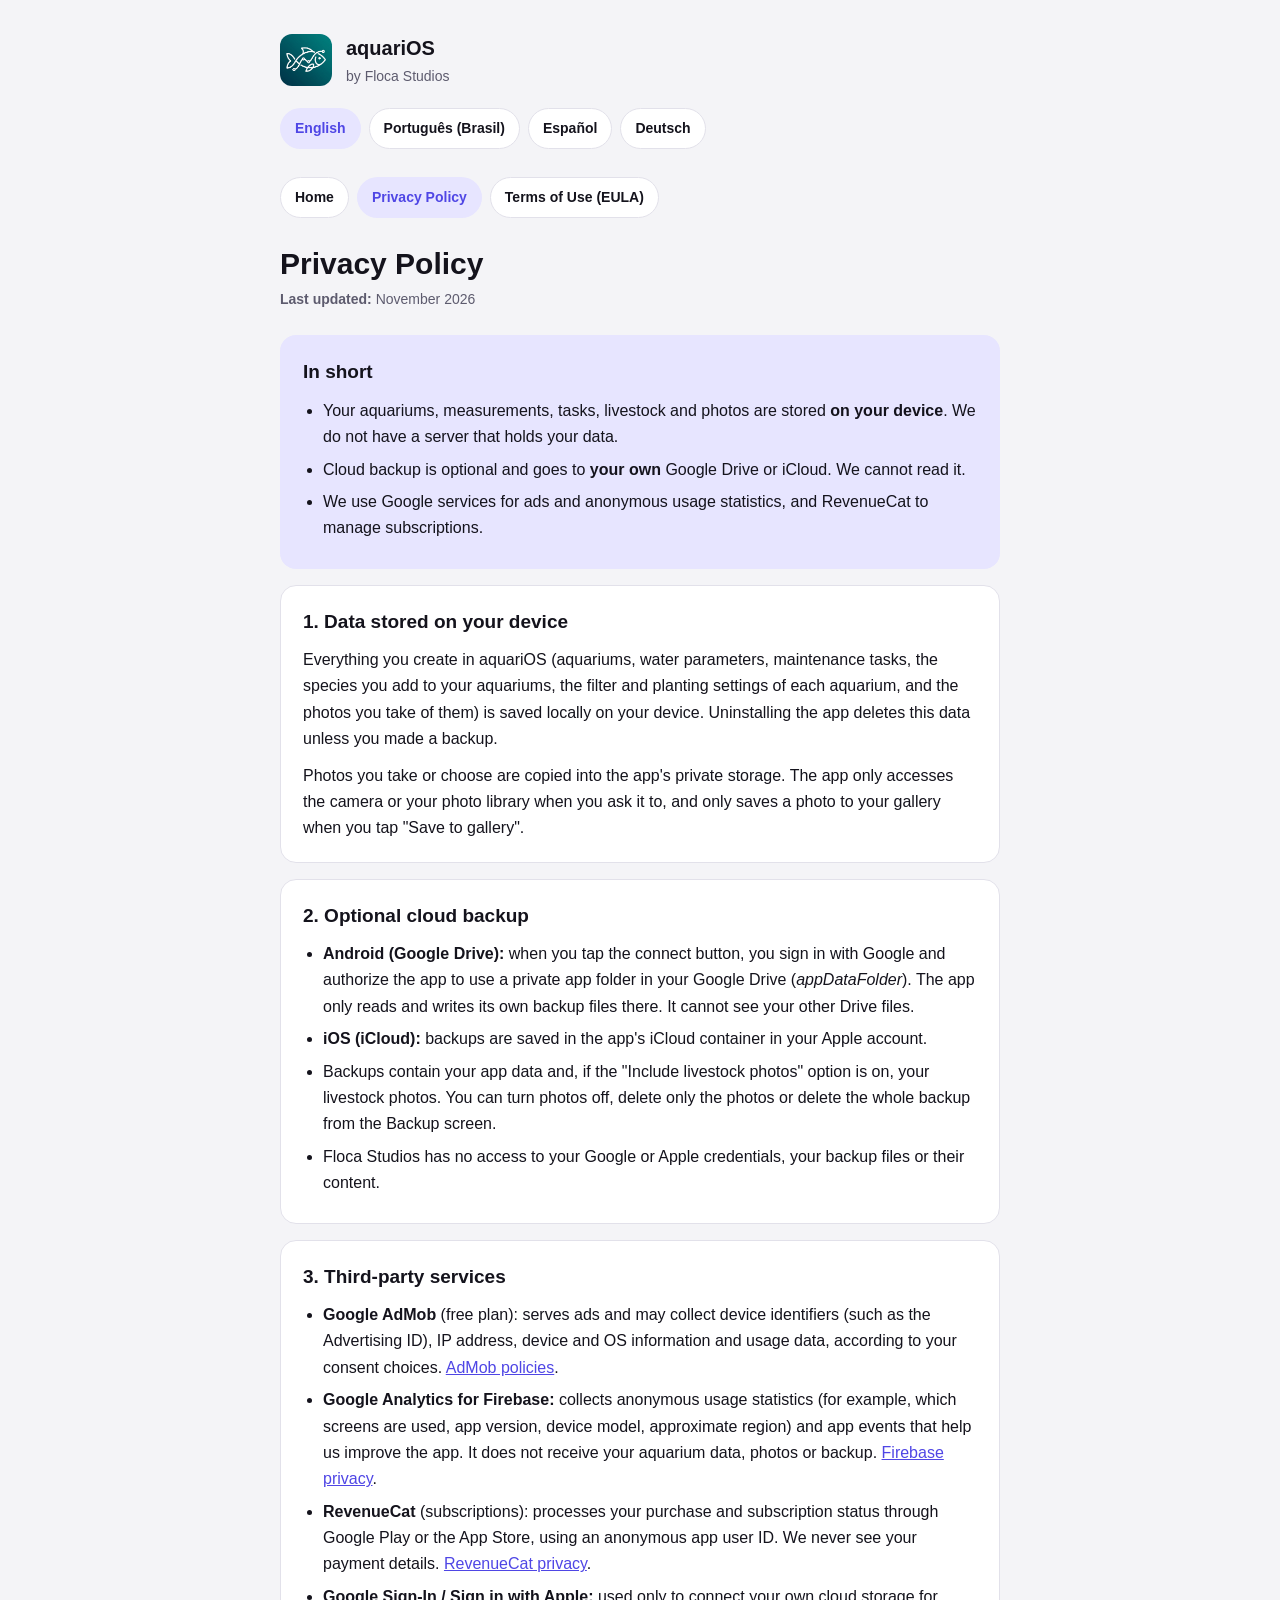
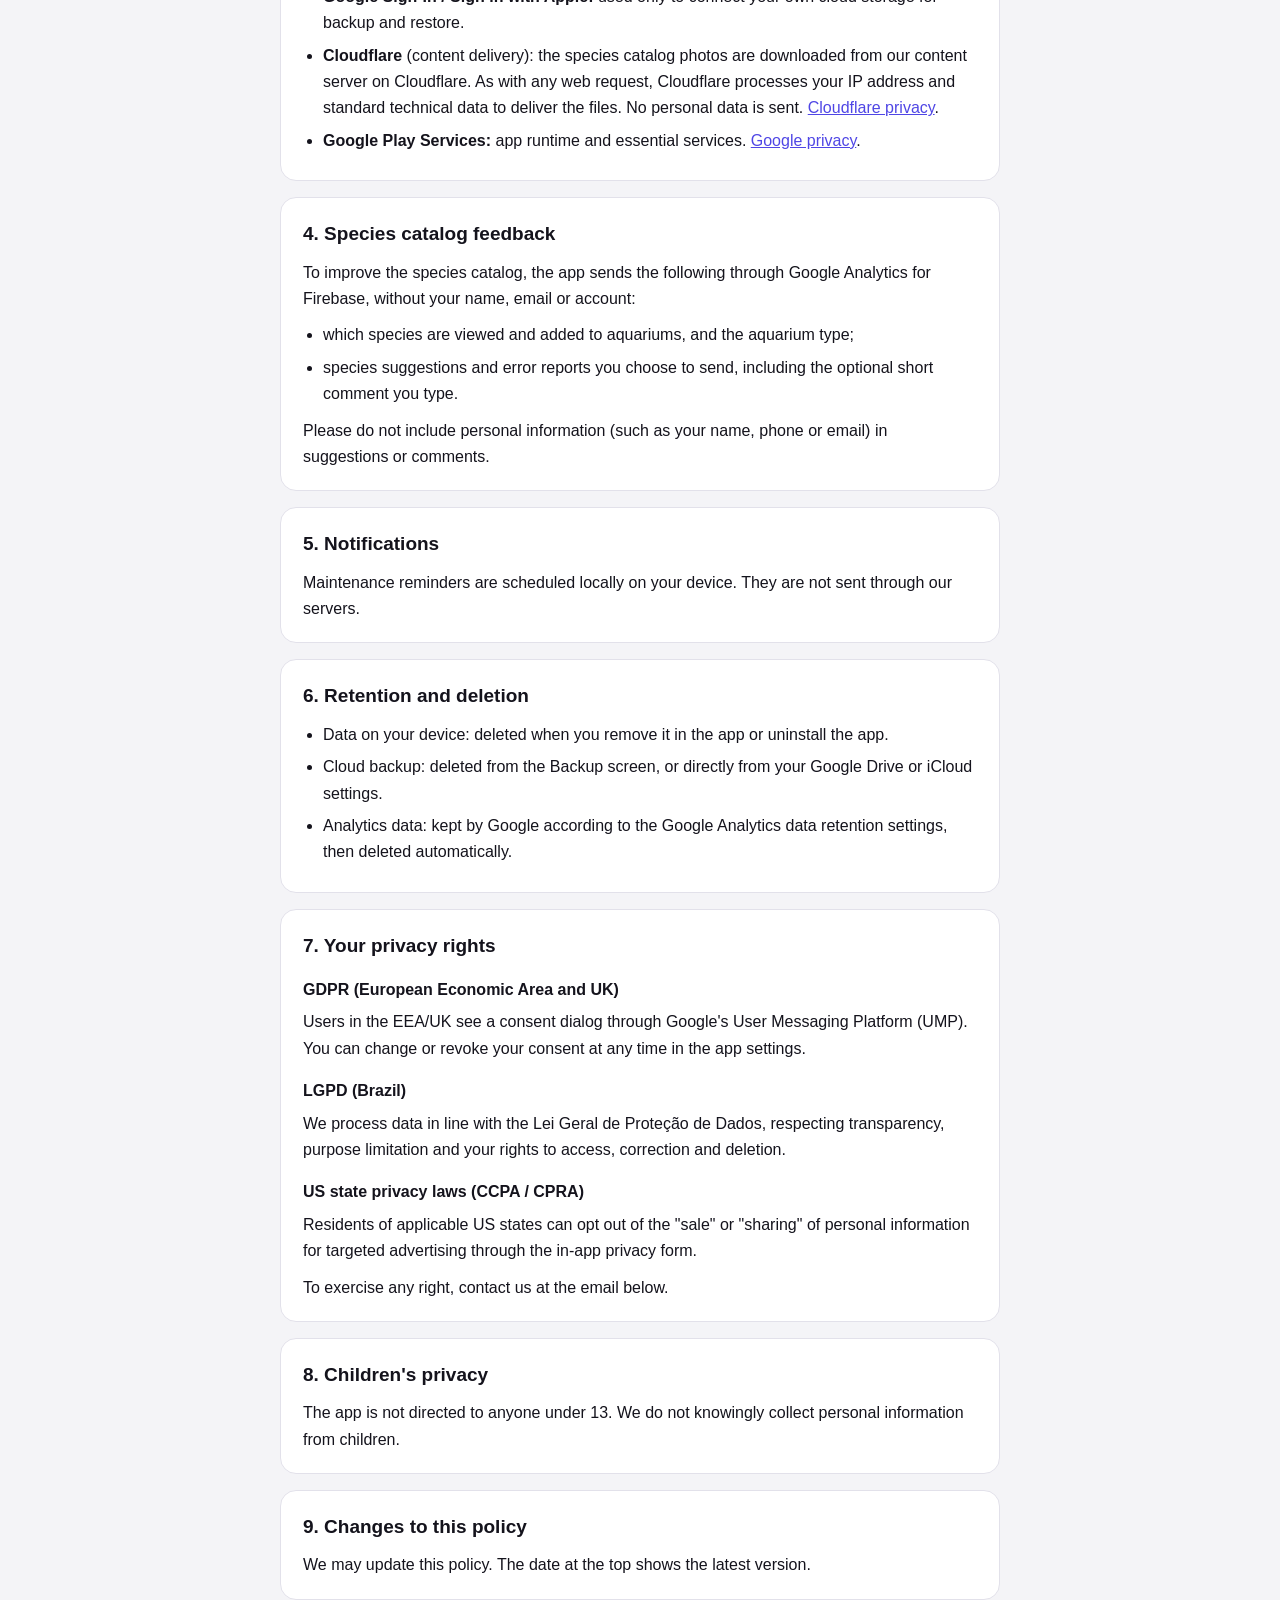
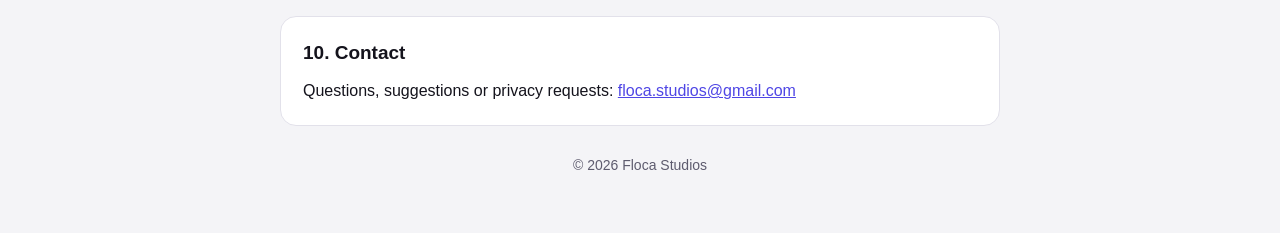
<file: aquarios/privacy-policy.html>
<!DOCTYPE html>
<html lang="en">
<head>
  <meta charset="UTF-8">
  <meta name="viewport" content="width=device-width, initial-scale=1.0">
  <title>Privacy Policy - aquariOS</title>
  <meta name="color-scheme" content="light dark">
  <link rel="stylesheet" href="styles.css">
</head>
<body>
<main class="page">
  <header class="brand">
    <img src="icon.png" alt="aquariOS icon">
    <div><div class="name">aquariOS</div><div class="studio">by Floca Studios</div></div>
  </header>
  <nav class="links" aria-label="Language">
    <a href="privacy-policy.html" aria-current="page" lang="en">English</a>
    <a href="privacy-policy-pt-BR.html" lang="pt-BR">Português (Brasil)</a>
    <a href="privacy-policy-es-ES.html" lang="es-ES">Español</a>
    <a href="privacy-policy-de-DE.html" lang="de-DE">Deutsch</a>
  </nav>
  <nav class="links" aria-label="Legal pages">
    <a href="index.html">Home</a>
    <a href="privacy-policy.html" aria-current="page">Privacy Policy</a>
    <a href="eula.html">Terms of Use (EULA)</a>
  </nav>

  <h1>Privacy Policy</h1>
  <p class="updated"><strong>Last updated:</strong> November 2026</p>

  <section class="card summary">
    <h2>In short</h2>
    <ul>
      <li>Your aquariums, measurements, tasks, livestock and photos are stored <strong>on your device</strong>. We do not have a server that holds your data.</li>
      <li>Cloud backup is optional and goes to <strong>your own</strong> Google Drive or iCloud. We cannot read it.</li>
      <li>We use Google services for ads and anonymous usage statistics, and RevenueCat to manage subscriptions.</li>
    </ul>
  </section>

  <section class="card">
    <h2>1. Data stored on your device</h2>
    <p>Everything you create in aquariOS (aquariums, water parameters, maintenance tasks, the species you add to your aquariums, the filter and planting settings of each aquarium, and the photos you take of them) is saved locally on your device. Uninstalling the app deletes this data unless you made a backup.</p>
    <p>Photos you take or choose are copied into the app's private storage. The app only accesses the camera or your photo library when you ask it to, and only saves a photo to your gallery when you tap "Save to gallery".</p>
  </section>

  <section class="card">
    <h2>2. Optional cloud backup</h2>
    <ul>
      <li><strong>Android (Google Drive):</strong> when you tap the connect button, you sign in with Google and authorize the app to use a private app folder in your Google Drive (<em>appDataFolder</em>). The app only reads and writes its own backup files there. It cannot see your other Drive files.</li>
      <li><strong>iOS (iCloud):</strong> backups are saved in the app's iCloud container in your Apple account.</li>
      <li>Backups contain your app data and, if the "Include livestock photos" option is on, your livestock photos. You can turn photos off, delete only the photos or delete the whole backup from the Backup screen.</li>
      <li>Floca Studios has no access to your Google or Apple credentials, your backup files or their content.</li>
    </ul>
  </section>

  <section class="card">
    <h2>3. Third-party services</h2>
    <ul>
      <li><strong>Google AdMob</strong> (free plan): serves ads and may collect device identifiers (such as the Advertising ID), IP address, device and OS information and usage data, according to your consent choices. <a href="https://support.google.com/admob/answer/6128543" target="_blank" rel="noopener">AdMob policies</a>.</li>
      <li><strong>Google Analytics for Firebase:</strong> collects anonymous usage statistics (for example, which screens are used, app version, device model, approximate region) and app events that help us improve the app. It does not receive your aquarium data, photos or backup. <a href="https://firebase.google.com/support/privacy" target="_blank" rel="noopener">Firebase privacy</a>.</li>
      <li><strong>RevenueCat</strong> (subscriptions): processes your purchase and subscription status through Google Play or the App Store, using an anonymous app user ID. We never see your payment details. <a href="https://www.revenuecat.com/privacy" target="_blank" rel="noopener">RevenueCat privacy</a>.</li>
      <li><strong>Google Sign-In / Sign in with Apple:</strong> used only to connect your own cloud storage for backup and restore.</li>
      <li><strong>Cloudflare</strong> (content delivery): the species catalog photos are downloaded from our content server on Cloudflare. As with any web request, Cloudflare processes your IP address and standard technical data to deliver the files. No personal data is sent. <a href="https://www.cloudflare.com/privacypolicy/" target="_blank" rel="noopener">Cloudflare privacy</a>.</li>
      <li><strong>Google Play Services:</strong> app runtime and essential services. <a href="https://policies.google.com/privacy" target="_blank" rel="noopener">Google privacy</a>.</li>
    </ul>
  </section>

  <section class="card">
    <h2>4. Species catalog feedback</h2>
    <p>To improve the species catalog, the app sends the following through Google Analytics for Firebase, without your name, email or account:</p>
    <ul>
      <li>which species are viewed and added to aquariums, and the aquarium type;</li>
      <li>species suggestions and error reports you choose to send, including the optional short comment you type.</li>
    </ul>
    <p>Please do not include personal information (such as your name, phone or email) in suggestions or comments.</p>
  </section>

  <section class="card">
    <h2>5. Notifications</h2>
    <p>Maintenance reminders are scheduled locally on your device. They are not sent through our servers.</p>
  </section>

  <section class="card">
    <h2>6. Retention and deletion</h2>
    <ul>
      <li>Data on your device: deleted when you remove it in the app or uninstall the app.</li>
      <li>Cloud backup: deleted from the Backup screen, or directly from your Google Drive or iCloud settings.</li>
      <li>Analytics data: kept by Google according to the Google Analytics data retention settings, then deleted automatically.</li>
    </ul>
  </section>

  <section class="card">
    <h2>7. Your privacy rights</h2>
    <h3>GDPR (European Economic Area and UK)</h3>
    <p>Users in the EEA/UK see a consent dialog through Google's User Messaging Platform (UMP). You can change or revoke your consent at any time in the app settings.</p>
    <h3>LGPD (Brazil)</h3>
    <p>We process data in line with the Lei Geral de Proteção de Dados, respecting transparency, purpose limitation and your rights to access, correction and deletion.</p>
    <h3>US state privacy laws (CCPA / CPRA)</h3>
    <p>Residents of applicable US states can opt out of the "sale" or "sharing" of personal information for targeted advertising through the in-app privacy form.</p>
    <p>To exercise any right, contact us at the email below.</p>
  </section>

  <section class="card">
    <h2>8. Children's privacy</h2>
    <p>The app is not directed to anyone under 13. We do not knowingly collect personal information from children.</p>
  </section>

  <section class="card">
    <h2>9. Changes to this policy</h2>
    <p>We may update this policy. The date at the top shows the latest version.</p>
  </section>

  <section class="card">
    <h2>10. Contact</h2>
    <p>Questions, suggestions or privacy requests: <a href="mailto:floca.studios@gmail.com">floca.studios@gmail.com</a></p>
  </section>

  <footer>© 2026 Floca Studios</footer>
</main>
</body>
</html>
</file>
<file: aquarios/styles.css>
:root {
  --bg: #f4f4f7;
  --card: #ffffff;
  --text: #14131c;
  --muted: #5d5b6e;
  --border: #e2e1ea;
  --accent: #4f46e5;
  --accent-soft: #e7e5ff;
}
@media (prefers-color-scheme: dark) {
  :root {
    --bg: #0a0a0a;
    --card: #17171d;
    --text: #f3f4f6;
    --muted: #9ca3af;
    --border: #262630;
    --accent: #c3c0ff;
    --accent-soft: #23214a;
  }
}
* { box-sizing: border-box; }
body {
  margin: 0;
  background: var(--bg);
  color: var(--text);
  font-family: -apple-system, BlinkMacSystemFont, "Segoe UI", Roboto, Helvetica, Arial, sans-serif;
  line-height: 1.65;
  font-size: 16px;
}
a { color: var(--accent); }
a:focus-visible { outline: 2px solid var(--accent); outline-offset: 2px; border-radius: 4px; }
.page { max-width: 760px; margin: 0 auto; padding: 32px 20px 56px; }
.brand { display: flex; align-items: center; gap: 14px; margin-bottom: 8px; }
.brand img { width: 52px; height: 52px; border-radius: 12px; }
.brand .name { font-weight: 800; font-size: 20px; }
.brand .studio { color: var(--muted); font-size: 14px; }
nav.links { display: flex; flex-wrap: wrap; gap: 8px; margin: 20px 0 28px; }
nav.links a {
  text-decoration: none; font-weight: 600; font-size: 14px;
  padding: 8px 14px; border-radius: 999px;
  border: 1px solid var(--border); background: var(--card); color: var(--text);
}
nav.links a[aria-current="page"] { background: var(--accent-soft); border-color: transparent; color: var(--accent); }
h1 { font-size: 30px; line-height: 1.2; margin: 0 0 6px; }
.updated { color: var(--muted); font-size: 14px; margin: 0 0 24px; }
.card {
  background: var(--card); border: 1px solid var(--border); border-radius: 16px;
  padding: 20px 22px; margin: 0 0 16px;
}
.card h2 { font-size: 19px; margin: 0 0 10px; }
.card h3 { font-size: 16px; margin: 16px 0 6px; }
.card p { margin: 0 0 10px; }
.card p:last-child, .card ul:last-child { margin-bottom: 0; }
ul { padding-left: 20px; margin: 0 0 10px; }
li { margin-bottom: 6px; }
.summary { background: var(--accent-soft); border-color: transparent; }
footer { color: var(--muted); font-size: 14px; margin-top: 28px; text-align: center; }
.hero { text-align: center; padding-top: 48px; }
.hero img { width: 112px; height: 112px; border-radius: 26px; }
.hero h1 { font-size: 34px; margin-top: 18px; }
.hero p { color: var(--muted); margin: 0 0 28px; }
.hero nav.links { justify-content: center; }
</file>
